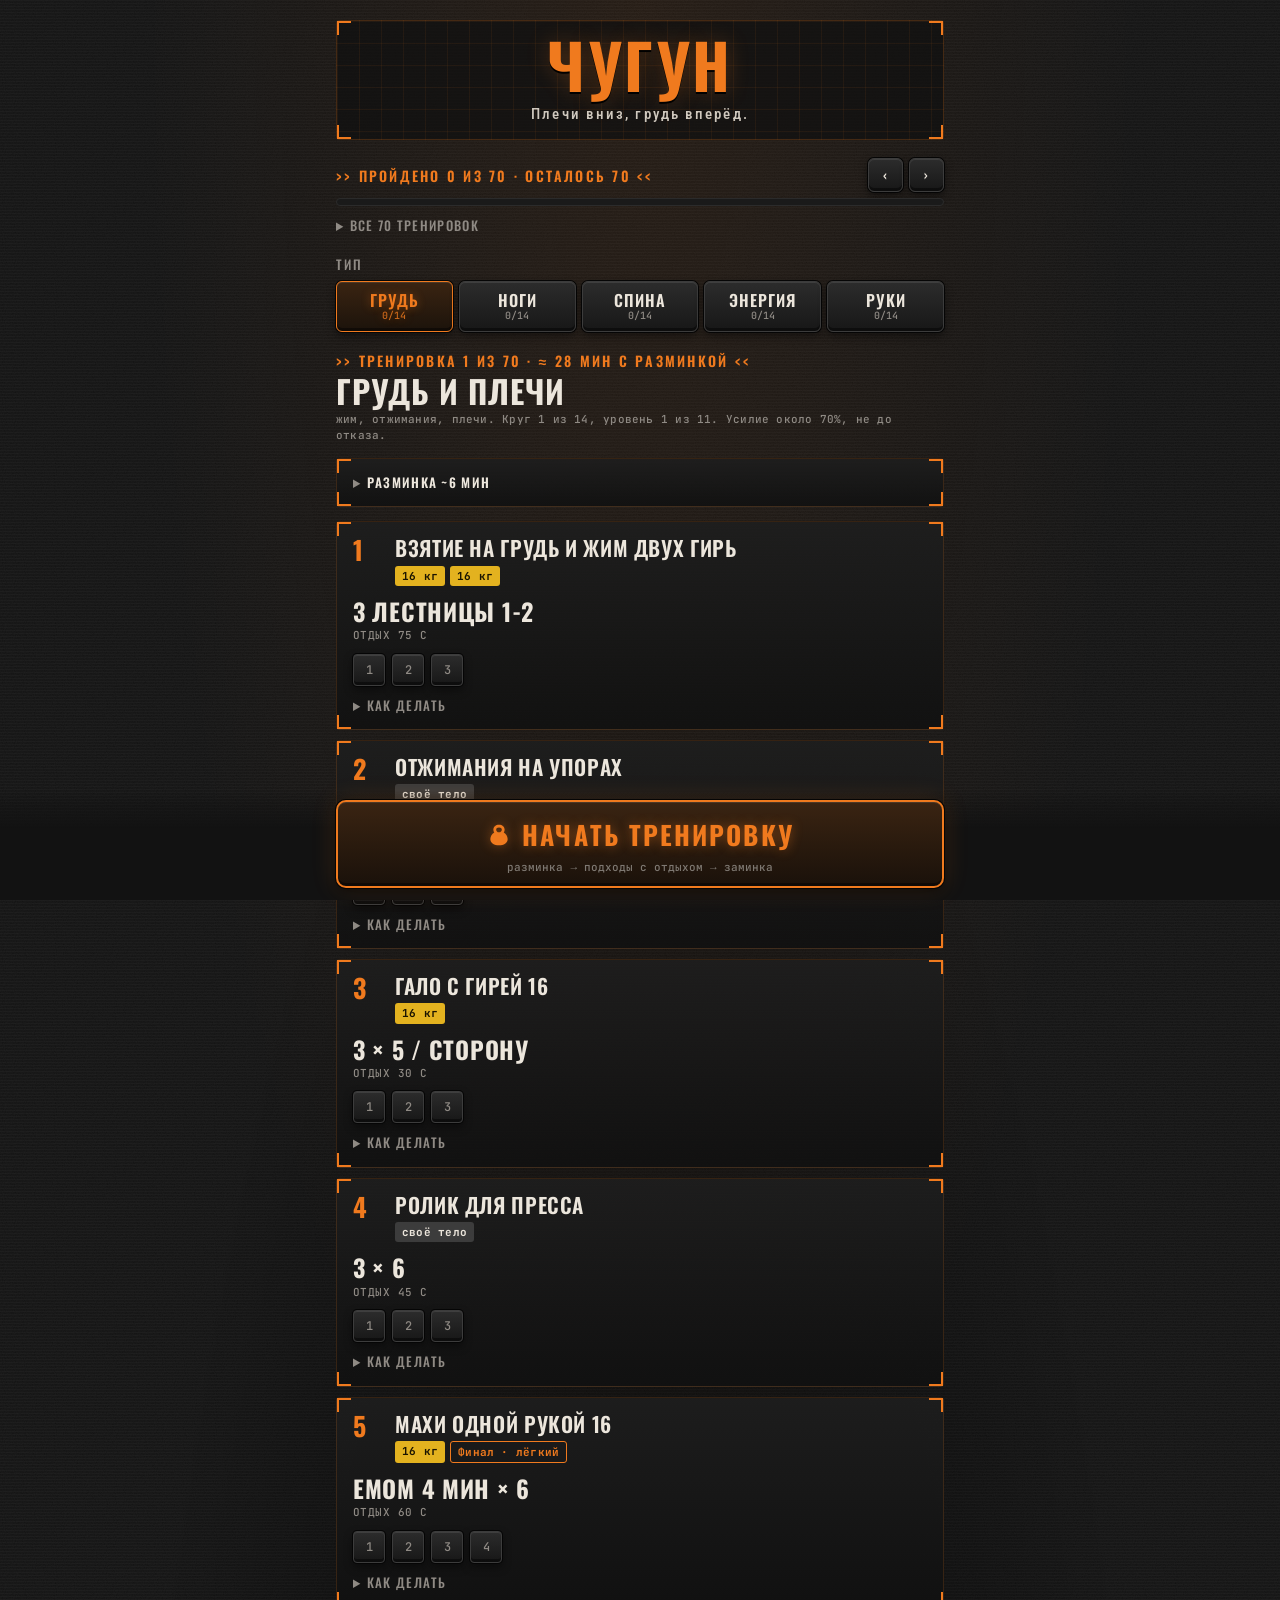
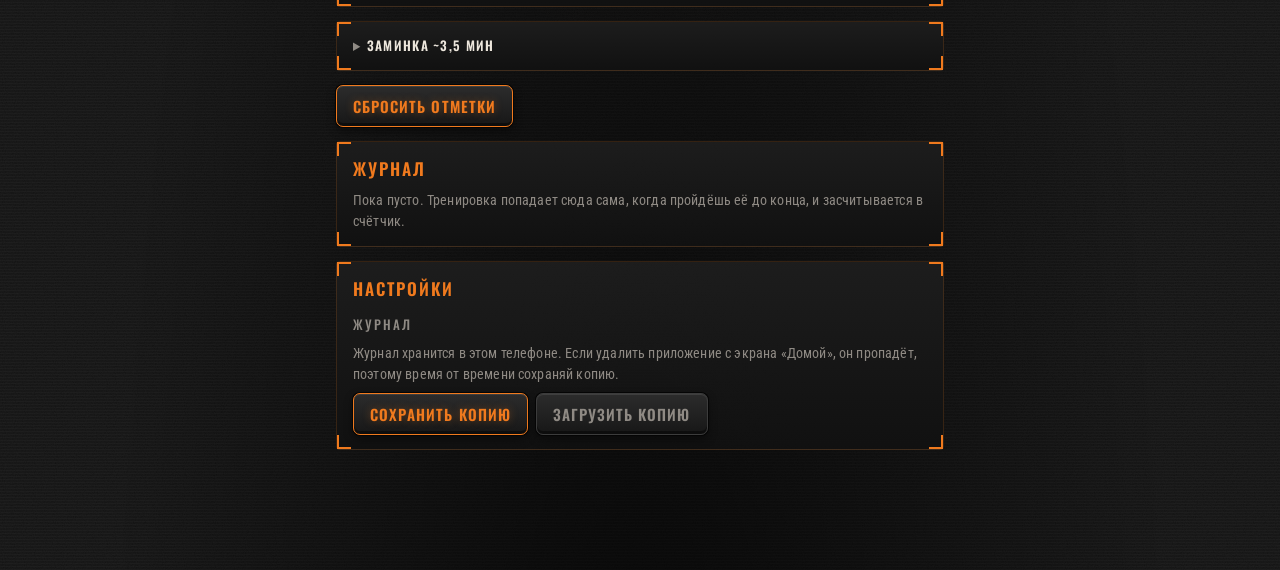
<file: index.html>
<!doctype html>
<html lang="ru">
<head>
<meta charset="utf-8">
<meta name="viewport" content="width=device-width,initial-scale=1,viewport-fit=cover">
<title>Чугун</title>
<meta name="theme-color" content="#121212">
<meta name="apple-mobile-web-app-capable" content="yes">
<meta name="mobile-web-app-capable" content="yes">
<meta name="apple-mobile-web-app-status-bar-style" content="black-translucent">
<meta name="apple-mobile-web-app-title" content="Чугун">
<meta name="format-detection" content="telephone=no">
<link rel="manifest" href="manifest.webmanifest">
<link rel="apple-touch-icon" href="icons/apple-touch-icon.png">
<link rel="icon" type="image/png" href="icons/favicon-32.png">
<style>
:root{padding-top:env(safe-area-inset-top,0px);padding-bottom:env(safe-area-inset-bottom,0px)}
html,body{margin:0}body{-webkit-text-size-adjust:100%;-webkit-tap-highlight-color:transparent;overscroll-behavior-y:none}
img{max-width:100%}[hidden]{display:none!important}button,label.btn{touch-action:manipulation;-webkit-user-select:none;user-select:none}
</style>
</head>
<body>

<link rel="stylesheet" href="fonts.css">
<style>:root{--bg:#121212;--surface:#1A1A1A;--ink:#ECE6DC;--muted:#8F8A84;--line:#2B2B2B;--accent:#F07A1E;--accent-ink:#1A0E04;--soft:#101010;--steel:#3C3C3C;--k16:#E3B21F;--k16-ink:#1A1400;--k24:#3FA36B;--k24-ink:#06130B;--kbw:#3C3C3C;--kbw-ink:#ECE6DC;--warn:#FF4A1C;--rest:#A9BCCB;--f-display:"Oswald","Arial Narrow","Roboto Condensed",Impact,sans-serif;--f-body:"Roboto Condensed","Arial Narrow",system-ui,sans-serif;--f-mono:"JetBrains Mono",ui-monospace,Menlo,monospace;--cut:0px;--grid:linear-gradient(rgba(240,122,30,.07) 1px,transparent 1px) 0 0/22px 22px,linear-gradient(90deg,rgba(240,122,30,.07) 1px,transparent 1px) 0 0/22px 22px;--corners:linear-gradient(var(--accent),var(--accent)) left top/14px 2px no-repeat,linear-gradient(var(--accent),var(--accent)) left top/2px 14px no-repeat, linear-gradient(var(--accent),var(--accent)) right top/14px 2px no-repeat,linear-gradient(var(--accent),var(--accent)) right top/2px 14px no-repeat, linear-gradient(var(--accent),var(--accent)) left bottom/14px 2px no-repeat,linear-gradient(var(--accent),var(--accent)) left bottom/2px 14px no-repeat, linear-gradient(var(--accent),var(--accent)) right bottom/14px 2px no-repeat,linear-gradient(var(--accent),var(--accent)) right bottom/2px 14px no-repeat;--metal:linear-gradient(180deg,#2C2C2C,#171717);--bevel:inset 0 1px 0 rgba(255,255,255,.09),inset 0 -3px 0 rgba(0,0,0,.45),0 0 0 1px #050505,0 4px 10px rgba(0,0,0,.45);color-scheme:dark}*{box-sizing:border-box}body{color:var(--ink);font-family:var(--f-body);font-size:15px;line-height:1.5}.wrap{max-width:640px;margin:0 auto;padding-inline:16px;padding-block:20px 120px;display:grid;gap:18px}header h1{font-family:var(--f-display);font-weight:800;font-size:26px;line-height:1.1;margin:0;letter-spacing:-.01em;text-wrap:balance}header p{margin:6px 0 0;color:var(--muted);font-size:14px}.label{font-size:11px;letter-spacing:.08em;text-transform:uppercase;color:var(--muted);font-weight:600}.seg{display:flex;gap:6px;flex-wrap:wrap}.seg button{flex:1 1 0;min-width:0;border:1px solid var(--line);background:var(--surface);color:var(--ink);border-radius:10px;padding:8px 6px;font:inherit;font-size:13px;cursor:pointer;line-height:1.2}.seg button small{display:block;color:var(--muted);font-size:11px}.seg button[aria-pressed=true]{background:var(--accent);color:var(--accent-ink);border-color:var(--accent)}.seg button[aria-pressed=true] small{color:inherit;opacity:.8}button:focus-visible,summary:focus-visible{outline:2px solid var(--accent);outline-offset:2px}.dayhead{display:grid;gap:4px}.dayhead h2{font-family:var(--f-display);font-weight:600;font-size:20px;margin:0;text-wrap:balance}.dayhead .meta{color:var(--muted);font-size:13px}.block{background:var(--surface);border:1px solid var(--line);border-radius:14px;padding:14px 16px;display:grid;gap:8px}.block h3{margin:0;font-size:14px;font-weight:600}.block ul{margin:0;padding-left:18px;display:grid;gap:3px}.block li span{font-family:var(--f-mono);font-size:13px;color:var(--muted)}.list{display:grid;gap:10px}.ex{background:var(--surface);border:1px solid var(--line);border-radius:14px;padding:14px 16px;display:grid;gap:10px}.ex.done{border-color:var(--accent)}.ex-top{display:grid;grid-template-columns:28px 1fr;gap:10px;align-items:start}.idx{font-family:var(--f-mono);font-weight:700;color:var(--accent);font-size:15px;padding-top:1px}.ex-name{font-weight:600;font-size:16px;line-height:1.3;min-width:0}.chips{display:flex;gap:5px;flex-wrap:wrap;margin-top:6px}.chip{font-family:var(--f-mono);font-size:11px;font-weight:700;padding:2px 7px;border-radius:999px}.k16{background:var(--k16);color:var(--k16-ink)}.k24{background:var(--k24);color:var(--k24-ink)}.kbw{background:var(--kbw);color:var(--kbw-ink)}.knee{background:transparent;border:1px solid var(--warn);color:var(--warn);font-family:var(--f-body);font-weight:600}.rx{font-family:var(--f-mono);font-weight:700;font-size:18px;font-variant-numeric:tabular-nums;line-height:1.3}.rest{font-size:13px;color:var(--muted)}.dots{display:flex;gap:7px;flex-wrap:wrap}.dot{width:28px;height:28px;border-radius:50%;border:2px solid var(--line);background:transparent;cursor:pointer;padding:0;font-family:var(--f-mono);font-size:11px;color:var(--muted)}.dot.on{background:var(--accent);border-color:var(--accent);color:var(--accent-ink)}.btn{border:1px solid var(--accent);background:transparent;color:var(--accent);border-radius:10px;padding:8px 13px;font:inherit;font-size:14px;font-weight:600;cursor:pointer}.btn.solid{background:var(--accent);color:var(--accent-ink)}.btn.ghost{border-color:var(--line);color:var(--muted)}details{font-size:14px}summary{cursor:pointer;color:var(--muted);font-size:13px}.howbox{display:grid;grid-template-columns:120px 1fr;gap:12px;align-items:start;margin-top:8px}@media (max-width:380px){.howbox{grid-template-columns:96px 1fr}}.howbox ol{margin:0;padding-left:18px;display:grid;gap:4px}.howbox p{margin:6px 0 0}.sw{color:var(--warn)}.fig{width:100%;height:auto;display:block;background:var(--soft);border-radius:10px}.fg-ground{stroke:var(--line);stroke-width:1.2}.fg-bar{stroke:var(--muted);stroke-width:3;stroke-linecap:round}.fg-prop{fill:var(--surface);stroke:var(--line);stroke-width:1.2}.fg-near{stroke:var(--ink);stroke-width:3.4;fill:none;stroke-linecap:round;stroke-linejoin:round}.fg-far{stroke:var(--muted);stroke-width:3;fill:none;stroke-linecap:round;stroke-linejoin:round;opacity:.65}.fg-head{fill:var(--soft);stroke:var(--ink);stroke-width:3}.fg-handle{fill:none;stroke:var(--ink);stroke-width:1.6}.fg-roll{fill:var(--muted)}.fg-ring{fill:none;stroke:var(--muted);stroke-dasharray:3 3;stroke-width:1}.foot{display:flex;gap:8px;flex-wrap:wrap}.hist{font-size:13px;color:var(--muted);display:grid;gap:2px}.hist b{color:var(--ink);font-weight:500}.rules{display:grid;gap:10px}.rules p{margin:0}table{border-collapse:collapse;width:100%;font-size:14px}td,th{border-bottom:1px solid var(--line);padding:7px 6px;text-align:left;vertical-align:top}th{font-size:11px;letter-spacing:.06em;text-transform:uppercase;color:var(--muted);font-weight:600}.tw{overflow-x:auto}.startbar{position:fixed;left:0;right:0;bottom:0;padding:10px 16px calc(12px + env(safe-area-inset-bottom,0px));background:linear-gradient(transparent,var(--bg) 30%);z-index:4}.startbar button{display:block;width:100%;max-width:608px;margin:0 auto;border:0;border-radius:14px;background:var(--accent);color:var(--accent-ink);font:inherit;font-weight:600;font-size:17px;padding:15px 16px;cursor:pointer}.startbar small{display:block;font-weight:400;font-size:12px;opacity:.85}.run{position:fixed;top:0;right:0;bottom:0;left:0;background:var(--bg);z-index:10;display:grid;grid-template-rows:auto 1fr auto;padding-top:env(safe-area-inset-top,0px)}.run-top{padding:10px 16px 0;display:grid;gap:8px;max-width:640px;width:100%;margin:0 auto}.run-row{display:flex;justify-content:space-between;align-items:center;gap:10px}.stage{font-size:12px;letter-spacing:.08em;text-transform:uppercase;font-weight:600;color:var(--muted)}.prog{height:4px;background:var(--line);border-radius:4px;overflow:hidden}.prog i{display:block;height:100%;background:var(--accent);width:0}.run-mid{overflow-y:auto;padding:12px 16px;max-width:640px;width:100%;margin:0 auto;display:grid;gap:12px;align-content:start}.run-fig{width:min(100%,280px);max-height:30vh;margin:0 auto;display:block;aspect-ratio:120/140;background:var(--soft);border-radius:14px}.run h2{font-family:var(--f-display);font-weight:600;font-size:21px;line-height:1.2;margin:0;text-wrap:balance}.per{font-family:var(--f-mono);font-weight:700;font-size:19px;line-height:1.3}.run ol{margin:0;padding-left:20px;display:grid;gap:5px;font-size:15px}.nextup{font-size:14px;color:var(--muted)}.run-bot{border-top:1px solid var(--line);background:var(--surface);padding:12px 16px calc(14px + env(safe-area-inset-bottom,0px))}.run-bot-in{max-width:640px;margin:0 auto;display:grid;gap:10px}.bigclock{font-family:var(--f-mono);font-weight:700;font-size:56px;line-height:1;text-align:center;font-variant-numeric:tabular-nums}.bigclock.rest{color:var(--rest)}.cl-sub{text-align:center;font-size:12px;color:var(--muted);margin-top:-4px}.rbtns{display:flex;gap:8px}.rbtns button{flex:1;min-width:0;border-radius:12px;padding:14px 10px;font:inherit;font-weight:600;font-size:16px;cursor:pointer;border:1px solid var(--line);background:var(--surface);color:var(--ink)}.rbtns button.main{flex:2;background:var(--accent);border-color:var(--accent);color:var(--accent-ink)}.rbtns button.restc{background:var(--rest);border-color:var(--rest);color:var(--surface)}.xbtn{border:1px solid var(--line);background:var(--surface);color:var(--ink);border-radius:10px;padding:6px 12px;font:inherit;font-size:13px;cursor:pointer}.chip.finc{background:transparent;border:1px solid var(--accent);color:var(--accent)}.inp{flex:1 1 180px;min-width:0;background:#0f0f0f;border:1px solid var(--steel);border-radius:6px;color:var(--ink);font:inherit;font-family:var(--f-mono);font-size:14px;padding:9px 10px}.inp:focus{outline:1px solid var(--accent)}.install{display:block;margin-top:10px;font-family:var(--f-mono);font-size:12px;color:var(--ink);border:1px dashed rgba(240,122,30,.5);padding:8px 10px;border-radius:4px}.note{margin-top:6px;font-family:var(--f-display);font-weight:500;font-size:13px;text-transform:uppercase;letter-spacing:.05em;color:var(--k16)}.pausebox{background:var(--surface);border:1px solid var(--line);border-radius:14px;padding:14px;display:grid;gap:10px}.row-w{display:flex;justify-content:space-between;align-items:center;gap:10px}.jr{border-top:1px solid var(--line);padding-top:10px}.jr summary{color:var(--ink);font-size:14px;display:flex;gap:8px;align-items:center;flex-wrap:wrap}.sc{font-family:var(--f-mono);font-weight:700;font-size:12px;padding:2px 8px;border-radius:999px;background:var(--accent);color:var(--accent-ink)}.sc.mid{background:var(--k16);color:var(--k16-ink)}.sc.low{background:var(--warn);color:var(--surface)}.report{display:grid;gap:10px;margin-top:10px}.rhead{display:flex;gap:12px;align-items:center}.rscore{font-family:var(--f-display);font-weight:800;font-size:30px;line-height:1;color:var(--accent);white-space:nowrap}.rscore small{font-size:14px;color:var(--muted)}.mgrid{display:grid;grid-template-columns:repeat(auto-fill,minmax(96px,1fr));gap:6px}.mgrid div{background:var(--soft);border-radius:10px;padding:7px 9px;min-width:0}.mgrid b{display:block;font-family:var(--f-mono);font-size:16px;font-variant-numeric:tabular-nums}.mgrid span{font-size:11px;color:var(--muted)}.report h4{margin:0;font-size:12px;letter-spacing:.06em;text-transform:uppercase;color:var(--muted)}.report ul{margin:0;padding-left:18px;display:grid;gap:3px}.report p{margin:0}.up{display:flex;gap:8px;flex-wrap:wrap;align-items:center;margin-top:10px}.upl{display:inline-block}.thumbs{display:flex;gap:6px;flex-wrap:wrap}.thumbs img{width:54px;height:96px;object-fit:cover;border-radius:6px;border:1px solid var(--line)}html,body{background:var(--bg)}body{background-color:var(--bg);background-image:radial-gradient(ellipse at 50% 0%,rgba(240,122,30,.08),transparent 55%),radial-gradient(ellipse at 50% 120%,rgba(0,0,0,.7),transparent 60%),repeating-linear-gradient(0deg,rgba(255,255,255,.018) 0 1px,transparent 1px 3px),url("data:image/svg+xml,%3Csvg xmlns='http://www.w3.org/2000/svg' width='160' height='160'%3E%3Cfilter id='n'%3E%3CfeTurbulence type='fractalNoise' baseFrequency='.9' numOctaves='2' stitchTiles='stitch'/%3E%3CfeColorMatrix values='0 0 0 0 1  0 0 0 0 1  0 0 0 0 1  0 0 0 .05 0'/%3E%3C/filter%3E%3Crect width='100%25' height='100%25' filter='url(%23n)'/%3E%3C/svg%3E");font-size:16px;letter-spacing:.01em}header{background:var(--corners),var(--grid),#101010bf;border:1px solid rgba(240,122,30,.22);border-radius:4px;padding:16px 16px 14px;text-align:center}header h1{font-family:var(--f-display);font-weight:700;font-size:62px;line-height:.9;text-transform:uppercase;letter-spacing:.04em;color:var(--accent);text-shadow:0 2px 0 #000,0 0 22px rgba(240,122,30,.28)}.slogan{color:#cfc8be!important;font-size:15px!important;font-weight:500!important;letter-spacing:.14em!important;margin-top:10px!important}.label{font-family:var(--f-display);font-weight:500;font-size:13px;letter-spacing:.16em;color:var(--muted);text-transform:uppercase}#weeklbl,.dayhead .label{color:var(--accent);font-weight:600;font-size:14px}#weeklbl:before,.dayhead .label:before{content:">> "}#weeklbl:after,.dayhead .label:after{content:" <<"}.seg button,.btn,.xbtn,.rbtns button,.startbar button,.dot{clip-path:none}.seg button{background:var(--metal);border:1px solid var(--steel);border-radius:6px;box-shadow:var(--bevel);color:var(--ink);font-family:var(--f-display);font-weight:600;font-size:16px;text-transform:uppercase;letter-spacing:.06em;padding:9px 6px}.seg button small{font-family:var(--f-mono);font-weight:500;text-transform:none;letter-spacing:0;font-size:10px;color:var(--muted)}.seg button[aria-pressed=true]{background:linear-gradient(180deg,#3a2412,#1c130b);border-color:var(--accent);color:var(--accent);text-shadow:0 0 10px rgba(240,122,30,.45)}.seg button[aria-pressed=true] small{color:var(--accent);opacity:.8}.dayhead h2{font-family:var(--f-display);font-weight:700;font-size:32px;line-height:1;text-transform:uppercase;letter-spacing:.03em}.dayhead .meta{font-family:var(--f-mono);font-size:11px;letter-spacing:.02em;color:var(--muted)}.block,.ex{background:var(--corners),linear-gradient(180deg,#1e1e1eeb,#111111eb);border:1px solid rgba(240,122,30,.16);border-radius:4px;clip-path:none}.ex.done{border-color:#f07a1e8c}.block h3{font-family:var(--f-display);font-weight:600;font-size:17px;text-transform:uppercase;letter-spacing:.12em;color:var(--accent)}.idx{font-family:var(--f-display);font-weight:700;font-size:26px;line-height:1;color:var(--accent)}.ex-top{grid-template-columns:32px 1fr}.ex-name{font-family:var(--f-display);font-weight:600;font-size:21px;line-height:1.1;text-transform:uppercase;letter-spacing:.03em}.rx{font-family:var(--f-display);font-weight:700;font-size:24px;letter-spacing:.03em;text-transform:uppercase;font-variant-numeric:tabular-nums;color:var(--ink)}.rest{font-family:var(--f-mono);font-weight:500;text-transform:uppercase;letter-spacing:.04em;font-size:11px;color:var(--muted)}.chip{border-radius:3px;font-family:var(--f-mono);font-weight:700;font-size:11px;letter-spacing:.02em;padding:2px 7px}.chip.finc{border-color:var(--accent);color:var(--accent)}.dot{width:32px;height:32px;border-radius:4px;border:1px solid var(--steel);background:var(--metal);box-shadow:var(--bevel);font-family:var(--f-mono);font-size:12px;color:var(--muted)}.dot.on{background:linear-gradient(180deg,#ff8e35,#c95c0e);border-color:var(--accent);color:var(--accent-ink)}.btn{background:var(--metal);border:1.5px solid var(--accent);border-radius:7px;box-shadow:var(--bevel);color:var(--accent);font-family:var(--f-display);font-weight:600;text-transform:uppercase;letter-spacing:.07em;font-size:15px;padding:9px 16px;text-shadow:0 0 8px rgba(240,122,30,.35)}.btn.solid{background:linear-gradient(180deg,#3a2412,#1c130b);border-color:var(--accent);color:var(--accent)}.btn.ghost{border-color:var(--steel);color:var(--muted);text-shadow:none}.xbtn{background:var(--metal);border:1px solid var(--steel);border-radius:6px;box-shadow:var(--bevel);color:var(--ink);font-family:var(--f-display);font-weight:600;text-transform:uppercase;letter-spacing:.06em;padding:6px 14px}summary{font-family:var(--f-display);font-weight:500;text-transform:uppercase;letter-spacing:.1em;font-size:13px;color:var(--muted)}summary b{font-weight:600}.fig{background:var(--grid),#0e0e0e;border:1px solid rgba(240,122,30,.22);border-radius:3px}.fg-near{stroke:#e9e3d8}.fg-head{fill:#0e0e0e;stroke:#e9e3d8}.fg-handle{stroke:#e9e3d8}.fg-ground{stroke:#f07a1e8c}.fg-bar{stroke:#8a8580}.fg-prop{fill:#202020;stroke:#f07a1e73}.fg-roll{fill:#8a8580}.startbar{background:linear-gradient(transparent,var(--bg) 35%)}.startbar button{background:linear-gradient(180deg,#3a2412,#1a110a);border:2px solid var(--accent);border-radius:10px;box-shadow:var(--bevel),0 0 24px #f07a1e2e;color:var(--accent);font-family:var(--f-display);font-weight:700;font-size:26px;text-transform:uppercase;letter-spacing:.08em;padding:13px 16px 11px;text-shadow:0 0 12px rgba(240,122,30,.45)}.startbar .gt{display:inline-flex;align-items:center;justify-content:center;gap:10px}.kbi{width:26px;height:26px;flex:none;filter:drop-shadow(0 0 6px rgba(240,122,30,.4))}.startbar small{font-family:var(--f-mono);font-weight:500;text-transform:none;letter-spacing:0;font-size:11px;margin-top:3px;color:var(--muted);text-shadow:none}th{font-family:var(--f-display);font-weight:500}.jr{border-top:1px dashed rgba(240,122,30,.25)}.jr summary{font-family:var(--f-display);text-transform:uppercase;font-size:14px;color:var(--ink)}.sc{border-radius:3px;font-family:var(--f-mono);font-size:12px;padding:1px 7px;background:transparent;border:1px solid var(--accent);color:var(--accent)}.sc.mid{border-color:var(--k16);color:var(--k16);background:transparent}.sc.low{border-color:var(--warn);color:var(--warn);background:transparent}.rscore{font-family:var(--f-display);font-weight:700;font-size:46px;color:var(--accent);text-shadow:0 0 18px rgba(240,122,30,.3)}.mgrid div{background:var(--corners),#101010;border:1px solid var(--line);border-radius:3px;--accent:rgba(240,122,30,.7)}.mgrid b{font-family:var(--f-display);font-weight:700;font-size:22px}.mgrid span{font-family:var(--f-mono);font-size:10px}.report h4{font-family:var(--f-display);font-weight:600;color:var(--accent);letter-spacing:.12em}.thumbs img{border-radius:3px;border-color:#f07a1e4d}.note{color:var(--k16)}.run{background-color:var(--bg);background-image:inherit}.stage{font-family:var(--f-display);font-weight:600;font-size:15px;letter-spacing:.14em;color:var(--accent)}.stage:before{content:">> "}.stage:after{content:" <<"}.stage.rest{color:var(--rest)}.prog{height:6px;border-radius:2px;background:#262626;box-shadow:inset 0 1px 2px #000}.prog i{background:repeating-linear-gradient(-45deg,var(--accent) 0 6px,#C95C0E 6px 12px)}.run-fig{background:var(--corners),var(--grid),#0e0e0e;border:1px solid rgba(240,122,30,.22);border-radius:3px}.run h2{font-family:var(--f-display);font-weight:700;font-size:30px;line-height:1;text-transform:uppercase;letter-spacing:.03em}.per{font-family:var(--f-display);font-weight:600;font-size:21px;letter-spacing:.03em;color:var(--accent)}.run ol{font-size:16px}.run-bot{background:linear-gradient(180deg,#1c1c1c,#0f0f0f);border-top:1px solid var(--accent);box-shadow:0 -8px 24px #00000080}.bigclock{font-family:var(--f-display);font-weight:700;font-size:86px;line-height:.9;letter-spacing:.04em;text-shadow:0 0 26px rgba(240,122,30,.25)}.bigclock.work{color:var(--accent)}.bigclock.rest{color:var(--rest);text-shadow:none}.bigclock.hot{color:var(--warn)}.cl-sub{font-family:var(--f-mono);text-transform:uppercase;letter-spacing:.06em;font-size:11px}.rbtns button{background:var(--metal);border:1.5px solid var(--steel);border-radius:8px;box-shadow:var(--bevel);color:var(--ink);font-family:var(--f-display);font-weight:600;font-size:18px;text-transform:uppercase;letter-spacing:.07em}.rbtns button.main{background:linear-gradient(180deg,#3a2412,#1a110a);border:2px solid var(--accent);color:var(--accent);font-size:22px;text-shadow:0 0 12px rgba(240,122,30,.45)}.rbtns button.restc{background:linear-gradient(180deg,#26313a,#151b20);border:2px solid var(--rest);color:var(--rest);text-shadow:none}.pausebox{background:var(--corners),#161616;border:1px solid rgba(240,122,30,.3);border-radius:4px}.fg-body path,.fg-body circle{fill:#f07a1e14;stroke:var(--accent);stroke-width:.7;stroke-linejoin:round}.fg-farg path,.fg-farg circle{fill:#f07a1e08;stroke:var(--accent);stroke-opacity:.38;stroke-width:.6;stroke-linejoin:round}.fg-det path{fill:none;stroke:var(--accent);stroke-opacity:.5;stroke-width:.45;stroke-linecap:round}.fg-det circle{fill:none;stroke:var(--accent);stroke-width:.45;stroke-opacity:.6}.fg-joint circle{fill:#0e0e0e;stroke:var(--ink);stroke-width:.4}.fg-arc{fill:none;stroke:var(--ink);stroke-width:.45}.fg-txt{font-family:var(--f-mono);font-size:3.3px;fill:var(--ink);fill-opacity:.85;letter-spacing:.02em}.fg-guide{stroke:var(--ink);stroke-opacity:.5;stroke-width:.4;stroke-dasharray:1.5 1.5}.fg-ghost path{fill:none;stroke:var(--accent);stroke-opacity:.14;stroke-width:1.8;stroke-linecap:round;stroke-linejoin:round}.fg-kbh{fill:none;stroke:#bdb6ac;stroke-width:1.5;stroke-linecap:round}.fg-kbb{stroke:#0e0e0e;stroke-width:.5}.fg-kbhl{fill:none;stroke:#fff;stroke-opacity:.35;stroke-width:.7;stroke-linecap:round}.fg-kbt{font-family:var(--f-mono);font-size:3.6px;font-weight:700;fill:#111;text-anchor:middle}.fg-tick{stroke:var(--accent);stroke-opacity:.5;stroke-width:.4;fill:none}.fg-ground{stroke-width:.6!important}.fg-bar{stroke-width:2}.fg-prop{stroke-width:.5!important}.fg-roll{fill:#1c1c1c;stroke:var(--accent);stroke-width:.6}.fg-ring{fill:none;stroke:var(--ink);stroke-opacity:.4;stroke-dasharray:2 2;stroke-width:.4}@media (prefers-reduced-motion:no-preference){.prog i{transition:width .4s}}.pbar{height:8px;border-radius:4px;background:var(--surface);border:1px solid var(--line);overflow:hidden}.pbar i{display:block;height:100%;background:var(--accent)}.pgrid summary{cursor:pointer;color:var(--muted);font-size:13px;padding:2px 0}.g5{display:grid;grid-template-columns:repeat(5,1fr);gap:4px;margin-top:6px}.g5 .gh{font-size:10px;color:var(--muted);text-align:center;font-family:var(--f-mono)}.g5 button{padding:6px 0;border:1px solid var(--line);background:var(--surface);color:var(--muted);border-radius:6px;font:inherit;font-size:12px;cursor:pointer}.g5 button.gd{background:#3a2412;color:var(--accent);border-color:var(--accent)}.g5 button.lt{border-style:dashed}.g5 button.cur{outline:2px solid var(--ink)}.rbtns button[aria-pressed=true]{border-color:var(--accent);color:var(--accent)}
</style>

<div class="wrap">
  <header>
    <h1>Чугун</h1>
    <p class="slogan" id="slogan">Сила сзади. Колени целы.</p>
    <p class="install" id="install" hidden>Установить как приложение: «Поделиться» → «На экран „Домой“»</p>
  </header>
  <section style="display:grid;gap:6px">
    <div class="row-w"><div class="label" id="weeklbl">Неделя</div><div style="display:flex;gap:6px"><button class="xbtn" data-w="-1" aria-label="Предыдущая тренировка">‹</button><button class="xbtn" data-w="1" aria-label="Следующая тренировка">›</button></div></div>
    <div id="phases" style="display:grid;gap:8px"></div>
  </section>
  <section style="display:grid;gap:6px">
    <div class="label">Тип</div>
    <div class="seg" id="days"></div>
  </section>
  <main id="view" style="display:grid;gap:14px"></main>
</div>
<div class="startbar" id="startbar"></div>
<div class="run" id="run" hidden></div>

<script>
const FIGLEN={T:30,HD:10,TH:26,SH:27,UA:17,FA:16},RAD=Math.PI/180;function dn(t){return[Math.sin(t*RAD),Math.cos(t*RAD)]}function up(t){return[Math.sin(t*RAD),-Math.cos(t*RAD)]}function add(t,e,s){return[t[0]+e[0]*s,t[1]+e[1]*s]}function ik(t,e,s,n,o){const r=e[0]-t[0],a=e[1]-t[1];let i=Math.hypot(r,a);const c=s+n-.01;i>c&&(i=c);const l=Math.atan2(a,r),w=Math.acos(Math.max(-1,Math.min(1,(s*s+i*i-n*n)/(2*s*i)))),m=l+o*w,b=[t[0]+s*Math.cos(m),t[1]+s*Math.sin(m)],u=Math.min(1,(s+n)/Math.hypot(r,a));return[b,[t[0]+r*u,t[1]+a*u]]}function solve(t,e){const s=FIGLEN,n=[0,0],o=up(t.t),r=add(n,o,s.T),a=up(t.t+(t.hd||0)),i=add(r,a,s.HD),c=[Math.cos(t.t*RAD),Math.sin(t.t*RAD)];let l=add(r,o,-(t.sh||0)),w=l,m=n,b=n;e&&(l=add(l,c,7),w=add(w,c,-7),m=add(n,c,4),b=add(n,c,-4));const u=t.a2??t.a,p=t.b2??t.b,g=t.u2??t.u,M=t.v2??t.v,x=add(m,dn(t.a),s.TH),h=add(x,dn(t.b),s.SH),f=add(b,dn(u),s.TH),v=add(f,dn(p),s.SH);let y=add(l,dn(t.u),s.UA),k=add(y,dn(t.v),s.FA),A=add(w,dn(g),s.UA),E=add(A,dn(M),s.FA);return{H:n,S:r,Hd:i,R1:l,R2:w,H1:m,H2:b,K:x,F:h,K2:f,F2:v,E:y,W:k,E2:A,W2:E,b:t.b,b2:p,v:t.v,v2:M}}const AN={f:"F",f2:"F2",h:"H",w:"W",w2:"W2",k:"K",k2:"K2",s:"S"};function place(t,e){const n=solve(t,e)[AN[t.an||"f"]],o=t.at||[60,112];return[o[0]-n[0],o[1]-n[1]]}const KEYS=["t","a","b","u","v","a2","b2","u2","v2","sh","hd","c","orb"];function lerpPose(t,e,s,n){const o={...t};for(const a of KEYS){const i=t[a],c=e[a];if(i===void 0&&c===void 0)continue;const l=i??(a.endsWith("2")?t[a[0]]:0),w=c??(a.endsWith("2")?e[a[0]]:0);o[a]=l+(w-l)*s}if(!((t.an||"f")===(e.an||"f")&&JSON.stringify(t.at||[60,112])===JSON.stringify(e.at||[60,112]))){const a=place(t,n),i=place(e,n);o.an="h",o.at=[a[0]+(i[0]-a[0])*s,a[1]+(i[1]-a[1])*s]}return o.props=s<.5?t.props:e.props,o.kb=s<.5?t.kb:e.kb,o.ik=s<.5?t.ik:e.ik,o}function pt(t){return t[0].toFixed(1)+","+t[1].toFixed(1)}function drawFig(t,e){const s=t.view==="front",n=solve(e,s),o=place(e,s),r={};for(const h in n)Array.isArray(n[h])&&n[h].length===2&&typeof n[h][0]=="number"&&(r[h]=[n[h][0]+o[0],n[h][1]+o[1]]);const a={...t.props||{},...e.props||{}},i=t.w===24?"var(--k24)":"var(--k16)";let c=null,l=null,w="";if(e.kb==="hip"&&(c=add(r.H,[0,-1],8)),e.kb==="orbit"){const h=add(r.Hd,[0,0],0);w=`<circle cx="${h[0].toFixed(1)}" cy="${h[1].toFixed(1)}" r="15" class="fg-ring"/>`,c=[h[0]+15*Math.cos(e.orb*RAD),h[1]+15*Math.sin(e.orb*RAD)]}if(e.ik&&c){const h=ik(r.R1,c,FIGLEN.UA,FIGLEN.FA,e.ik);r.E=h[0],r.W=h[1];const f=ik(r.R2,c,FIGLEN.UA,FIGLEN.FA,-e.ik);r.E2=f[0],r.W2=f[1]}const m=h=>dn(h);(e.kb==="w"||e.kb==="ww")&&(c=add(r.W,m(n.v),7)),e.kb==="w2"&&(c=add(r.W2,m(n.v2),7)),e.kb==="ww"&&(l=add(r.W2,m(n.v2),7));const b=(h,f,v)=>`<line x1="${h[0].toFixed(1)}" y1="${h[1].toFixed(1)}" x2="${f[0].toFixed(1)}" y2="${f[1].toFixed(1)}" class="${v}"/>`,u=(h,f)=>`<polyline points="${h.map(pt).join(" ")}" class="${f}"/>`;let p="";if(a.ground!==!1&&(p+='<line x1="0" y1="112.5" x2="120" y2="112.5" class="fg-ground"/>'),a.bar&&(p+='<line x1="20" y1="0" x2="100" y2="0" class="fg-bar"/>'),a.wall!==void 0&&(p+=`<line x1="${a.wall}" y1="8" x2="${a.wall}" y2="112" class="fg-bar"/>`),a.bench&&(p+=`<rect x="${a.bench[0]}" y="${a.bench[1]}" width="${a.bench[2]}" height="${112-a.bench[1]}" rx="2" class="fg-prop"/>`),a.block){const h=r[a.block];p+=`<rect x="${(h[0]-8).toFixed(1)}" y="${(h[1]+1).toFixed(1)}" width="16" height="${Math.max(0,111-h[1]).toFixed(1)}" rx="2" class="fg-prop"/>`}p+=w,p+=u([r.H2||r.H,r.K2,r.F2],"fg-far"),p+=b(r.F2,add(r.F2,[Math.cos(n.b2*RAD),-Math.sin(n.b2*RAD)],6),"fg-far"),p+=u([r.R2,r.E2,r.W2],"fg-far"),l&&(p+=bellSvg(l,i,-2));const g=[(r.H[0]+r.S[0])/2,(r.H[1]+r.S[1])/2],M=[Math.cos(e.t*RAD),Math.sin(e.t*RAD)],x=add(g,M,(e.c||0)*2);return p+=`<path d="M${pt(r.H)} Q${pt(x)} ${pt(r.S)}" class="fg-near"/>`,p+=`<circle cx="${r.Hd[0].toFixed(1)}" cy="${r.Hd[1].toFixed(1)}" r="6" class="fg-head"/>`,p+=u([r.H1||r.H,r.K,r.F],"fg-near"),p+=b(r.F,add(r.F,[Math.cos(n.b*RAD),-Math.sin(n.b*RAD)],6),"fg-near"),a.handles&&(p+=`<rect x="${(r.W[0]-5).toFixed(1)}" y="${r.W[1].toFixed(1)}" width="10" height="${Math.max(2,112-r.W[1]).toFixed(1)}" rx="1.5" class="fg-prop"/>`),a.roller&&(p+=`<circle cx="${r.W[0].toFixed(1)}" cy="${(r.W[1]+1).toFixed(1)}" r="5" class="fg-roll"/>`),c&&(p+=bellSvg(c,i,0)),p+=u([r.R1,r.E,r.W],"fg-near"),p}function bellSvg(t,e,s){return`<g transform="translate(${(t[0]+s).toFixed(1)},${t[1].toFixed(1)})"><path d="M-3.2,-4.2 Q0,-8.5 3.2,-4.2" class="fg-handle"/><circle r="5.2" fill="${e}" class="fg-bell"/></g>`}function ease(t){return .5-.5*Math.cos(Math.PI*t)}function poseAt(t,e){const s=t.frames;let n=0;const o=s.map(m=>{const b=(m.hold??250)+(m.ms??700);return n+=b,b});let r=e%n,a=0;for(;r>o[a];)r-=o[a],a++;const i=s[a],c=s[(a+1)%s.length],l=i.hold??250;if(r<=l||c.cut)return i;const w=ease((r-l)/(i.ms??700));return lerpPose(i,c,w,t.view==="front")}typeof module<"u"&&(module.exports={drawFig,poseAt,lerpPose});const MEAS={rdl:["hip","toe"],rdl16:["hip","toe"],swing:["hip","toe"],swing16:["hip","toe"],swing1:["hip","toe"],snatch:["hip"],cleanpress:["hip"],goblet:["knee","toe"],frontsq:["knee","toe"],lunge:["knee","toe"],wallsit:["knee"],slrdl:["hip"],row:["hip"],bridge24:["hip"],bridge:["hip"],pushup:["line"],boom:["line"],pushroll:["line"],roller:["line"],sideplank:["line"],pullup:["elbow"],ladder:["elbow"],kneeraise:["hip"],ltuck:["hip"],hamstr:["hip"],rackhold:["plumb"],complex:["hip"],hollow:[],windmill:[],tgu:[],halo:[],bodycircle:[],arms16:[],uprow:[],wristrot:[],conccurl:[],fingerhold:[],ohhold:[],kneesq:[],kneeup:[],flip:[],goodm:[],pendulum:[],scissors:[],renrow:[],figure8:[],hipflex:["knee"],catcow:[],scap:[],hang:[],child:[],wrist:[],chest:[],calf:[]},f1=t=>t.toFixed(2),P2=t=>f1(t[0])+","+f1(t[1]);function wprof(t,[e,s,n,o]){return t<o?e+(s-e)*Math.sin(t/o*Math.PI/2):s+(n-s)*(1-Math.cos((t-o)/(1-o)*Math.PI/2))}function segPath(t,e,s,n,o=9){const r=e[0]-t[0],a=e[1]-t[1],i=Math.hypot(r,a)||1,c=r/i,l=a/i,w=-l,m=c,b=[],u=[];for(let M=0;M<=o;M++){const x=M/o,h=t[0]+r*x,f=t[1]+a*x,v=wprof(x,s)/2,y=wprof(x,n)/2;b.push([h+w*v,f+m*v]),u.push([h-w*y,f-m*y])}const p=[e[0]+c*s[2]*.55,e[1]+l*s[2]*.55],g=[t[0]-c*s[0]*.55,t[1]-l*s[0]*.55];return{d:`M${P2(b[0])} L${b.slice(1).map(P2).join(" ")} Q${P2(p)} ${P2(u[o])} L${u.slice(0,o).reverse().map(P2).join(" ")} Q${P2(g)} ${P2(b[0])}Z`,inner:(M,x,h,f)=>{const v=[];for(let y=0;y<=6;y++){const k=x+(h-x)*y/6,A=t[0]+r*k,E=t[1]+a*k,S=(f>0?wprof(k,s):wprof(k,n))/2*M*f;v.push([A+w*S,E+m*S])}return`M${P2(v[0])} L${v.slice(1).map(P2).join(" ")}`}}}function torsoPath(t,e,s,n,o){const r=[(t[0]+e[0])/2,(t[1]+e[1])/2],a=[Math.cos(n*RAD),Math.sin(n*RAD)],i=[r[0]+a[0]*s*2,r[1]+a[1]*s*2],c=f=>[(1-f)*(1-f)*t[0]+2*(1-f)*f*i[0]+f*f*e[0],(1-f)*(1-f)*t[1]+2*(1-f)*f*i[1]+f*f*e[1]],l=f=>{const v=2*(1-f)*(i[0]-t[0])+2*f*(e[0]-i[0]),y=2*(1-f)*(i[1]-t[1])+2*f*(e[1]-i[1]),k=Math.hypot(v,y)||1;return[v/k,y/k]},w=o?[5.4,4.6,6.6,7.4]:[4.4,3.6,6.4,4.6],m=o?[5.4,4.6,6.6,7.4]:[5.6,4.2,4.6,4.4],b=(f,v)=>{const y=[0,.38,.78,1];for(let k=0;k<3;k++)if(v<=y[k+1]){const A=(v-y[k])/(y[k+1]-y[k]);return f[k]+(f[k+1]-f[k])*(.5-.5*Math.cos(Math.PI*A))}return f[3]},u=[],p=[],g=12;for(let f=0;f<=g;f++){const v=f/g,y=c(v),k=l(v),A=k[1],E=-k[0],S=A*a[0]+E*a[1]>=0?1:-1,W=b(w,v),d=b(m,v);u.push([y[0]+A*S*W,y[1]+E*S*W]),p.push([y[0]-A*S*d,y[1]-E*S*d])}const M=`M${P2(u[0])} L${u.slice(1).map(P2).join(" ")} L${p.slice().reverse().map(P2).join(" ")}Z`,x=[],h=(f,v)=>{const y=c(f),k=l(f),A=k[1],E=-k[0],S=A*a[0]+E*a[1]>=0?1:-1;return[y[0]+A*S*v,y[1]+E*S*v]};return o?(x.push(`M${P2(h(.86,0))} L${P2(h(.12,0))}`),x.push(`M${P2(h(.7,-5.4))} Q${P2(h(.8,0))} ${P2(h(.7,5.4))}`),[.22,.34,.46].forEach(f=>x.push(`M${P2(h(f,-2.4))} L${P2(h(f,2.4))}`))):(x.push(`M${P2(h(.6,3.4))} Q${P2(h(.7,6.2))} ${P2(h(.88,4.8))}`),[.18,.3,.42].forEach(f=>x.push(`M${P2(h(f,1))} L${P2(h(f,3.2))}`)),x.push(`M${P2(h(.5,-3))} Q${P2(h(.75,-3.6))} ${P2(h(.95,-2.4))}`)),{d:M,det:x.join(" ")}}function footPath(t,e){const s=dn(e),n=[Math.cos(e*RAD),-Math.sin(e*RAD)];return`M${[add(add(t,n,-2.4),s,1.4),add(add(t,n,7.6),s,1.4),add(add(t,n,6.8),s,-.8),add(add(t,n,2),s,-2.4),add(add(t,n,-1.8),s,-1.8)].map(P2).join(" L")}Z`}function bellPro(t,e,s){const n=e===24?6.1:5.3,o=e===24?"var(--k24)":"var(--k16)",r=t[0]+s,a=t[1];return`<g transform="translate(${f1(r)},${f1(a)})" class="fg-kb"><path d="M${-n*.62},${-n*.55} C${-n*.75},${-n-4.8} ${n*.75},${-n-4.8} ${n*.62},${-n*.55}" class="fg-kbh"/>
  <path d="M${-n*.55},${n*.88} A${n} ${n} 0 1 1 ${n*.55},${n*.88} Z" fill="${o}" class="fg-kbb"/><path d="M${-n*.6},${-n*.2} A${n*.75} ${n*.75} 0 0 1 ${-n*.05},${-n*.72}" class="fg-kbhl"/>
  <text x="0" y="${n*.42}" class="fg-kbt">${e}</text></g>`}function angArc(t,e,s,n){const o=Math.atan2(e[1]-t[1],e[0]-t[0]);let a=Math.atan2(s[1]-t[1],s[0]-t[0])-o;for(;a>Math.PI;)a-=2*Math.PI;for(;a<-Math.PI;)a+=2*Math.PI;const i=[t[0]+n*Math.cos(o),t[1]+n*Math.sin(o)],c=[t[0]+n*Math.cos(o+a),t[1]+n*Math.sin(o+a)],l=o+a/2,w=Math.round(Math.abs(a)/RAD),m=[t[0]+(n+4.6)*Math.cos(l),t[1]+(n+4.6)*Math.sin(l)+1.2];return`<path d="M${P2(i)} A${n} ${n} 0 0 ${a>0?1:0} ${P2(c)}" class="fg-arc"/><text x="${f1(m[0])}" y="${f1(m[1])}" class="fg-txt" text-anchor="middle">${w}°</text>`}function drawFigPro(t,e,s,n){const o=t.view==="front",r=d=>{const H=solve(d,o),I=place(d,o),j={};for(const _ in H){const F=H[_];Array.isArray(F)&&F.length===2&&typeof F[0]=="number"&&(j[_]=[F[0]+I[0],F[1]+I[1]])}return j._P=H,j},a=r(e),i=a._P,c={...t.props||{},...e.props||{}};let l=null,w=null,m="";if(e.kb==="hip"&&(l=add(a.H,[0,-1],8.5)),e.kb==="orbit"&&(l=[a.Hd[0]+15*Math.cos(e.orb*RAD),a.Hd[1]+15*Math.sin(e.orb*RAD)],m=`<circle cx="${f1(a.Hd[0])}" cy="${f1(a.Hd[1])}" r="15" class="fg-ring"/>`),e.kb==="orbitw"){const d=[a.H[0]+(a.S[0]-a.H[0])*.3,a.H[1]+(a.S[1]-a.H[1])*.3];l=[d[0]+13*Math.cos(e.orb*RAD),d[1]+4.5*Math.sin(e.orb*RAD)],m=`<ellipse cx="${f1(d[0])}" cy="${f1(d[1])}" rx="13" ry="4.5" class="fg-ring"/>`}if(e.kb==="eight"){const d=[(a.K[0]+a.K2[0])/2,(a.K[1]+a.K2[1])/2+4],H=e.orb*RAD;l=[d[0]+14*Math.sin(H),d[1]+6*Math.sin(2*H)],m=`<path d="M${f1(d[0])} ${f1(d[1])} C${f1(d[0]+9)} ${f1(d[1]-9)} ${f1(d[0]+16)} ${f1(d[1]-9)} ${f1(d[0]+16)} ${f1(d[1])} C${f1(d[0]+16)} ${f1(d[1]+9)} ${f1(d[0]+9)} ${f1(d[1]+9)} ${f1(d[0])} ${f1(d[1])} C${f1(d[0]-9)} ${f1(d[1]-9)} ${f1(d[0]-16)} ${f1(d[1]-9)} ${f1(d[0]-16)} ${f1(d[1])} C${f1(d[0]-16)} ${f1(d[1]+9)} ${f1(d[0]-9)} ${f1(d[1]+9)} ${f1(d[0])} ${f1(d[1])}Z" class="fg-ring"/>`}if(e.kb==="wd"&&(l=[a.W[0],a.W[1]+8]),e.kb==="thigh"&&(l=[(a.H1[0]+a.K[0])/2,(a.H1[1]+a.K[1])/2-5]),e.ik&&l){const d=ik(a.R1,l,FIGLEN.UA,FIGLEN.FA,e.ik);a.E=d[0],a.W=d[1];const H=ik(a.R2,l,FIGLEN.UA,FIGLEN.FA,-e.ik);a.E2=H[0],a.W2=H[1]}(e.kb==="w"||e.kb==="ww")&&(l=add(a.W,dn(i.v),7.5)),e.kb==="w2"&&(l=add(a.W2,dn(i.v2),7.5)),e.kb==="ww"&&(w=add(a.W2,dn(i.v2),7.5));let b="";if(c.ground!==!1){b+='<line x1="0" y1="112.6" x2="120" y2="112.6" class="fg-ground"/>';for(let d=5;d<120;d+=5)b+=`<line x1="${d}" y1="112.6" x2="${d}" y2="${d%10?114.2:115.4}" class="fg-tick"/>`}if(c.bar&&(b+='<line x1="18" y1="0" x2="102" y2="0" class="fg-bar"/><line x1="18" y1="-3" x2="18" y2="3" class="fg-tick"/><line x1="102" y1="-3" x2="102" y2="3" class="fg-tick"/>'),c.wall!==void 0&&(b+=`<line x1="${c.wall}" y1="8" x2="${c.wall}" y2="112" class="fg-bar"/>`),c.bench&&(b+=`<rect x="${c.bench[0]}" y="${c.bench[1]}" width="${c.bench[2]}" height="${112-c.bench[1]}" class="fg-prop"/>`),c.block){const d=a[c.block];b+=`<rect x="${f1(d[0]-8)}" y="${f1(d[1]+1)}" width="16" height="${f1(Math.max(0,111-d[1]))}" class="fg-prop"/>`}if(s){const d=r(s);b+=`<g class="fg-ghost"><path d="M${P2(d.F)} L${P2(d.K)} L${P2(d.H)} L${P2(d.S)} L${P2(d.Hd)} M${P2(d.R1)} L${P2(d.E)} L${P2(d.W)}"/></g>`}const u=MEAS[n]||[];let p="";const g=add(a.F,[Math.cos(i.b*RAD),-Math.sin(i.b*RAD)],7);if(u.includes("toe")&&c.ground!==!1&&(p+=`<line x1="${f1(g[0])}" y1="112" x2="${f1(g[0])}" y2="${f1(Math.min(a.K[1],a.H[1])-10)}" class="fg-guide"/><text x="${f1(g[0]+1.4)}" y="109.6" class="fg-txt">НОСОК</text>`),u.includes("plumb")&&(p+=`<line x1="${f1(a.F[0]+2)}" y1="112" x2="${f1(a.F[0]+2)}" y2="${f1(a.Hd[1]-9)}" class="fg-guide"/>`),u.includes("line")){const d=a.S,H=a.F,I=H[0]-d[0],j=H[1]-d[1];p+=`<line x1="${f1(d[0]+I*-.25)}" y1="${f1(d[1]+j*-.25)}" x2="${f1(d[0]+I*1.08)}" y2="${f1(d[1]+j*1.08)}" class="fg-guide"/><text x="${f1(d[0]+I*.45)}" y="${f1(d[1]+j*.45-9)}" class="fg-txt" text-anchor="middle">ОДНА ЛИНИЯ</text>`}const M=`<path d="${segPath(a.H2||a.H,a.K2,[8.6,9.8,5.8,.3],[8.6,9.2,5.8,.35]).d}"/><path d="${segPath(a.K2,a.F2,[5.4,5.4,3.4,.4],[5.4,7,3.4,.3]).d}"/><path d="${footPath(a.F2,i.b2)}"/>
   <path d="${segPath(a.R2,a.E2,[5.8,6.6,4.2,.4],[5.8,6.4,4.2,.45]).d}"/><path d="${segPath(a.E2,a.W2,[4.6,5,3,.25],[4.6,5,3,.25]).d}"/><circle cx="${f1(a.W2[0])}" cy="${f1(a.W2[1])}" r="2.3"/>`;b+=m+`<g class="fg-farg">${M}</g>`,w&&(b+=bellPro(w,t.w||16,-2.2));const x=torsoPath(a.H,a.S,e.c||0,e.t,o),h=up(e.t+(e.hd||0)),f=add(a.S,h,3.5),v=[Math.cos((e.t+(e.hd||0))*RAD),Math.sin((e.t+(e.hd||0))*RAD)],y=add(add(a.Hd,v,5.4),h,-.6),k=add(a.Hd,v,-.8);b+=`<g class="fg-body"><path d="${x.d}"/><path d="${segPath(a.S,f,[5,4.4,4,.5],[5,4.4,4,.5]).d}"/>
   <circle cx="${f1(a.Hd[0])}" cy="${f1(a.Hd[1])}" r="5.6"/>${o?"":`<path d="M${P2(add(a.Hd,v,5.1))} L${P2(y)} L${P2(add(add(a.Hd,v,5),h,-1.8))}"/>`}</g>
   <g class="fg-det"><path d="${x.det}"/>${o?"":`<circle cx="${f1(k[0])}" cy="${f1(k[1])}" r="1"/>`}</g>`;const A=segPath(a.H1||a.H,a.K,[9,10.2,6,.3],[9,9.4,6,.35]),E=segPath(a.K,a.F,[5.6,5.6,3.4,.4],[5.6,7.4,3.4,.3]);b+=`<g class="fg-body"><path d="${A.d}"/><path d="${E.d}"/><path d="${footPath(a.F,i.b)}"/></g><g class="fg-det"><path d="${A.inner(.35,.18,.82,1)} ${E.inner(.45,.15,.6,-1)}"/></g>`,c.handles&&(b+=`<rect x="${f1(a.W[0]-5)}" y="${f1(a.W[1]+.5)}" width="10" height="${f1(Math.max(2,112-a.W[1]-.5))}" class="fg-prop"/>`),c.roller&&(b+=`<circle cx="${f1(a.W[0])}" cy="${f1(a.W[1]+1)}" r="5" class="fg-roll"/><circle cx="${f1(a.W[0])}" cy="${f1(a.W[1]+1)}" r="1.4" class="fg-tick"/>`),l&&(b+=bellPro(l,t.w||16,0));const S=segPath(a.R1,a.E,[6,7,4.4,.4],[6,6.6,4.4,.45]),W=segPath(a.E,a.W,[4.8,5.2,3.2,.25],[4.8,5.2,3.2,.25]);return b+=`<g class="fg-body"><path d="${S.d}"/><path d="${W.d}"/><circle cx="${f1(a.W[0])}" cy="${f1(a.W[1])}" r="2.4"/></g><g class="fg-det"><path d="${S.inner(.3,.2,.75,1)}"/></g>`,b+=`<g class="fg-joint">${[a.H1||a.H,a.K,a.E,a.R1].map(d=>`<circle cx="${f1(d[0])}" cy="${f1(d[1])}" r=".8"/>`).join("")}</g>`,u.includes("hip")&&(p+=angArc(a.H,a.S,a.K,6)),u.includes("knee")&&(p+=angArc(a.K,a.H1||a.H,a.F,5)),u.includes("elbow")&&(p+=angArc(a.E,a.R1,a.W,4.5)),b+`<g class="fg-meas">${p}</g>`}const STAND={t:0,a:3,b:-3,u:0,v:0},HANG={t:0,a:8,b:-35,u:180,v:180,sh:-4,an:"w",at:[60,0],props:{bar:!0,ground:!1}},PU_TOP={t:-4,a:12,b:-35,u:18,v:172,sh:0,an:"w",at:[60,0],props:{bar:!0,ground:!1}},PUSH_TOP={t:63,a:-63,b:-63,u:0,v:0,an:"f",at:[18,112],props:{handles:!0}},PUSH_BOT={t:74,a:-74,b:-74,u:-75,v:30,an:"f",at:[18,112],props:{handles:!0}},ROLL_IN={t:62,a:10,b:-90,u:0,v:0,an:"k",at:[22,112],props:{roller:!0}},ROLL_OUT={t:80,a:-70,b:-90,u:75,v:75,an:"k",at:[22,112],props:{roller:!0}},RDL_TOP={t:0,a:4,b:-4,u:0,v:0,an:"f",at:[58,112]},RDL_BOT={t:72,a:20,b:-8,u:0,v:0,an:"f",at:[58,112]},HIKE={t:62,a:24,b:-10,u:-28,v:-32,an:"f",at:[54,112]},SW_TOP={t:-4,a:0,b:0,u:88,v:88,an:"f",at:[54,112]},RACK={t:0,a:2,b:-2,u:12,v:168,an:"f",at:[56,112]},PRESS={t:-2,a:2,b:-2,u:178,v:180,an:"f",at:[56,112]},HANGBELL={t:0,a:3,b:-3,u:0,v:0,an:"f",at:[56,112]},ROW_B={t:72,a:24,b:-10,u:0,v:0,u2:38,v2:38,an:"f",at:[50,112]},ROW_T={t:72,a:24,b:-10,u:-100,v:-4,u2:38,v2:38,an:"f",at:[50,112]},FIGS={rdl:{w:24,frames:[{...RDL_TOP,kb:"w",hold:400},{...RDL_BOT,kb:"w",hold:400}]},rdl16:{w:16,frames:[{...RDL_TOP,kb:"w",hold:400},{...RDL_BOT,kb:"w",hold:400}]},swing16:{w:16,frames:[{...HIKE,kb:"w",hold:120,ms:550},{...SW_TOP,kb:"w",hold:200,ms:550}]},swing:{w:24,frames:[{...HIKE,kb:"w",hold:120,ms:550},{...SW_TOP,kb:"w",hold:200,ms:550}]},snatch:{w:16,frames:[{...HIKE,kb:"w",hold:120,ms:420},{t:-2,a:0,b:0,u:110,v:200,an:"f",at:[54,112],kb:"w",hold:0,ms:300},{t:-2,a:0,b:0,u:178,v:180,an:"f",at:[54,112],kb:"w",hold:450,ms:600}]},cleanpress:{w:16,frames:[{...HANGBELL,kb:"ww",hold:300,ms:500},{...HIKE,an:"f",at:[56,112],kb:"ww",hold:100,ms:450},{...RACK,kb:"ww",hold:450,ms:700},{...PRESS,kb:"ww",hold:450,ms:700},{...RACK,kb:"ww",hold:300,ms:500}]},pullup:{w:0,frames:[{...HANG,hold:400,ms:900},{...PU_TOP,hold:400,ms:900}]},scap:{w:0,frames:[{...HANG,hold:300,ms:600},{...HANG,sh:3,hold:500,ms:600}]},hang:{w:0,frames:[{...HANG,hold:900,ms:900},{...HANG,sh:-2,a:10,hold:900,ms:900}]},kneeraise:{w:0,frames:[{...HANG,sh:0,a:6,b:-10,hold:300,ms:800},{...HANG,sh:0,t:-12,a:100,b:5,hold:500,ms:900}]},pushup:{w:0,frames:[{...PUSH_TOP,hold:300,ms:900},{...PUSH_BOT,hold:300,ms:700}]},roller:{w:0,frames:[{...ROLL_IN,hold:400,ms:1300},{...ROLL_OUT,hold:500,ms:1100}]},windmill:{w:16,view:"front",frames:[{t:0,a:14,b:14,a2:-14,b2:-14,u:180,v:180,u2:0,v2:0,an:"f",at:[84,112],kb:"w",hold:400,ms:1300},{t:-58,a:24,b:14,a2:-4,b2:-14,u:180,v:180,u2:0,v2:0,an:"f",at:[84,112],kb:"w",hold:600,ms:1200}]},swing1:{w:24,frames:[{...HIKE,u2:-10,v2:-10,kb:"w",hold:120,ms:550},{...SW_TOP,u2:0,v2:0,kb:"w",hold:200,ms:550}]},row:{w:24,props:{block:"W2"},frames:[{...ROW_B,kb:"w",hold:300,ms:700},{...ROW_T,kb:"w",hold:500,ms:800}]},bridge24:{w:24,props:{bench:[2,90,40]},frames:[{t:-75,a:112,b:-10,u:82,v:82,an:"f",at:[82,112],kb:"hip",ik:1,hold:300,ms:800},{t:-90,a:90,b:0,u:105,v:105,an:"f",at:[82,112],kb:"hip",ik:1,hold:700,ms:800}]},bridge:{w:0,frames:[{t:-90,a:125,b:-39,u:90,v:90,an:"h",at:[52,106],hold:300,ms:800},{t:-115.6,a:100,b:-30,u:95,v:95,an:"f",at:[56.3,112],hold:600,ms:800}]},slrdl:{w:16,frames:[{t:0,a:3,b:-3,a2:0,b2:0,u:0,v:0,an:"f",at:[60,112],kb:"w",hold:400,ms:1100},{t:80,a:12,b:-6,a2:-98,b2:-98,u:0,v:0,an:"f",at:[60,112],kb:"w",hold:600,ms:1100}]},wallsit:{w:0,props:{wall:30},frames:[{t:0,a:62,b:0,u:30,v:70,an:"h",at:[36,72],hold:1500,ms:900},{t:0,a:58,b:-2,u:30,v:70,an:"h",at:[36,71],hold:1500,ms:900}]},tgu:{w:16,frames:[{t:-90,a:135,b:30,a2:90,b2:90,u:180,v:180,u2:100,v2:100,an:"h",at:[50,104],kb:"w",hold:400,ms:800},{t:-65,a:135,b:30,a2:90,b2:90,u:180,v:180,u2:-10,v2:-90,an:"h",at:[50,104],kb:"w",hold:300,ms:800},{t:-40,a:135,b:30,a2:90,b2:90,u:180,v:180,u2:-20,v2:-20,an:"h",at:[50,104],kb:"w",hold:300,ms:900},{t:-75,a:95,b:10,a2:60,b2:60,u:180,v:180,u2:-15,v2:-15,an:"f",at:[82,110],kb:"w",hold:600,ms:900},{t:-40,a:135,b:30,a2:90,b2:90,u:180,v:180,u2:-20,v2:-20,an:"h",at:[50,104],kb:"w",hold:200,ms:800},{t:-65,a:135,b:30,a2:90,b2:90,u:180,v:180,u2:-10,v2:-90,an:"h",at:[50,104],kb:"w",hold:200,ms:800}]},rackhold:{w:16,frames:[{...RACK,kb:"ww",hold:1500,ms:900},{...RACK,u:14,kb:"ww",hold:1500,ms:900}]},complex:{w:16,frames:[{...ROW_B,u2:0,v2:0,kb:"ww",hold:150,ms:500},{...ROW_T,u2:-100,v2:-4,kb:"ww",hold:250,ms:500},{...ROW_B,u2:0,v2:0,kb:"ww",hold:150,ms:500},{...HANGBELL,an:"f",at:[50,112],kb:"ww",hold:150,ms:450},{...HIKE,an:"f",at:[50,112],kb:"ww",hold:80,ms:450},{...RACK,an:"f",at:[50,112],kb:"ww",hold:300,ms:600},{...PRESS,an:"f",at:[50,112],kb:"ww",hold:300,ms:600},{...RACK,an:"f",at:[50,112],kb:"ww",hold:200,ms:500},{...RDL_TOP,at:[50,112],kb:"ww",hold:150,ms:600},{...RDL_BOT,at:[50,112],kb:"ww",hold:200,ms:600},{...RDL_TOP,at:[50,112],kb:"ww",hold:200,ms:500}]},ladder:{w:0,frames:[{...HANG,hold:200,ms:700},{...PU_TOP,hold:250,ms:700},{...HANG,hold:400,ms:10},{...PUSH_TOP,cut:!0,hold:200,ms:600},{...PUSH_BOT,hold:200,ms:600},{...PUSH_TOP,hold:400,ms:10},{...HANG,cut:!0,hold:0,ms:10}]},pushroll:{w:0,frames:[{...PUSH_TOP,hold:200,ms:700},{...PUSH_BOT,hold:200,ms:600},{...PUSH_TOP,hold:400,ms:10},{...ROLL_IN,cut:!0,hold:250,ms:1100},{...ROLL_OUT,hold:300,ms:1e3},{...ROLL_IN,hold:400,ms:10},{...PUSH_TOP,cut:!0,hold:0,ms:10}]},catcow:{w:0,frames:[{t:78,a:0,b:-90,u:0,v:0,an:"k",at:[42,112],c:-7,hd:45,hold:500,ms:1100},{t:78,a:0,b:-90,u:0,v:0,an:"k",at:[42,112],c:6,hd:-35,hold:500,ms:1100}]},bodycircle:{w:24,view:"front",frames:[0,1,2,3,4,5,6,7,8].map(t=>({t:0,a:6,b:6,a2:-6,b2:-6,u:8,v:20,u2:-8,v2:-20,an:"f",at:[60,112],kb:"orbitw",ik:1,orb:90+t*45,hold:0,ms:330}))},figure8:{w:24,view:"front",frames:[0,1,2,3,4,5,6,7,8].map(t=>({t:45,a:38,b:-30,a2:-38,b2:30,u:-5,v:-10,u2:5,v2:10,an:"f",at:[60,112],kb:"eight",ik:1,orb:t*45,hold:0,ms:330}))},arms16:{w:16,frames:[{t:0,a:3,b:-3,u:10,v:10,an:"f",at:[56,112],kb:"w",hold:400,ms:700},{t:0,a:3,b:-3,u:10,v:48,an:"f",at:[56,112],kb:"w",hold:300,ms:600},{t:0,a:3,b:-3,u:10,v:10,an:"f",at:[56,112],kb:"w",hold:100,ms:500},{t:0,a:3,b:-3,u:8,v:150,an:"f",at:[56,112],kb:"w",hold:400,ms:800},{t:-2,a:2,b:-2,u:178,v:180,an:"f",at:[56,112],kb:"w",hold:300,ms:900},{t:-2,a:2,b:-2,u:178,v:250,an:"f",at:[56,112],kb:"w",hold:500,ms:900},{t:-2,a:2,b:-2,u:178,v:180,an:"f",at:[56,112],kb:"w",hold:200,ms:800},{t:0,a:3,b:-3,u:8,v:150,an:"f",at:[56,112],kb:"w",hold:200,ms:800}]},uprow:{w:24,frames:[{t:0,a:3,b:-3,u:5,v:5,an:"f",at:[56,112],kb:"w",hold:400,ms:800},{t:0,a:3,b:-3,u:30,v:125,an:"f",at:[56,112],kb:"w",hold:400,ms:800}]},wristrot:{w:24,frames:[{t:0,a:3,b:-3,u:0,v:0,u2:0,v2:0,an:"f",at:[56,112],kb:"wd",hold:300,ms:500},{t:0,a:3,b:-3,u:0,v:10,u2:0,v2:0,an:"f",at:[56,112],kb:"wd",hold:300,ms:500},{t:0,a:3,b:-3,u:0,v:-10,u2:0,v2:0,an:"f",at:[56,112],kb:"wd",hold:300,ms:500}]},conccurl:{w:16,frames:[{t:30,a:88,b:0,u:75,v:72,u2:75,v2:72,an:"f",at:[62,112],kb:"w",hold:400,ms:900},{t:30,a:88,b:0,u:75,v:160,u2:75,v2:72,an:"f",at:[62,112],kb:"w",hold:500,ms:900}]},fingerhold:{w:16,frames:[{t:25,a:88,b:0,u:75,v:92,u2:75,v2:92,an:"f",at:[62,112],kb:"wd",hold:900,ms:900},{t:25,a:88,b:0,u:75,v:98,u2:75,v2:92,an:"f",at:[62,112],kb:"wd",hold:900,ms:900}]},ohhold:{w:24,frames:[{t:-2,a:2,b:-2,u:178,v:180,u2:3,v2:3,an:"f",at:[56,112],kb:"w",hold:900,ms:900},{t:-3,a:2,b:-2,u:176,v:178,u2:3,v2:3,an:"f",at:[56,112],kb:"w",hold:900,ms:900}]},kneesq:{w:16,frames:[{t:0,a:78,b:-90,u:12,v:168,an:"k",at:[64,111],kb:"w",hold:500,ms:800},{t:0,a:0,b:-90,u:12,v:168,an:"k",at:[44,111],kb:"w",hold:200,ms:700},{t:0,a:80,b:2,a2:-3,b2:-90,u:12,v:168,an:"k2",at:[34,111],kb:"w",hold:200,ms:700},{t:18,a:85,b:-3,a2:85,b2:-3,u:12,v:168,an:"f",at:[62,112],kb:"w",hold:600,ms:700},{t:0,a:80,b:2,a2:-3,b2:-90,u:12,v:168,an:"k2",at:[34,111],kb:"w",hold:200,ms:700},{t:0,a:0,b:-90,u:12,v:168,an:"k",at:[44,111],kb:"w",hold:200,ms:700}]},kneeup:{w:16,frames:[{t:0,a:3,b:-3,a2:3,b2:-3,u:60,v:80,u2:3,v2:3,an:"f2",at:[60,112],kb:"thigh",hold:300,ms:900},{t:0,a:90,b:2,a2:3,b2:-3,u:60,v:80,u2:3,v2:3,an:"f2",at:[60,112],kb:"thigh",hold:600,ms:1100}]},flip:{w:16,frames:[{t:25,a:45,b:-35,a2:45,b2:-35,u:5,v:5,u2:5,v2:5,an:"f",at:[56,112],kb:"w",hold:200,ms:500},{t:25,a:45,b:-35,a2:45,b2:-35,u:25,v:150,u2:30,v2:100,an:"f",at:[56,112],kb:"w",hold:200,ms:450},{t:25,a:45,b:-35,a2:45,b2:-35,u:15,v:100,u2:25,v2:150,an:"f",at:[56,112],kb:"w2",hold:150,ms:350},{t:25,a:45,b:-35,a2:45,b2:-35,u:5,v:5,u2:5,v2:5,an:"f",at:[56,112],kb:"w2",hold:200,ms:500}]},goodm:{w:16,frames:[{t:0,a:4,b:-4,u:50,v:225,an:"f",at:[58,112],kb:"w",hold:400,ms:1100},{t:68,a:20,b:-8,u:50,v:225,an:"f",at:[58,112],kb:"w",hold:600,ms:1100}]},pendulum:{w:16,view:"front",frames:[{t:20,a:6,b:-6,a2:-6,b2:6,u:-38,v:-38,u2:-38,v2:-38,an:"f",at:[60,112],kb:"w",hold:200,ms:700},{t:20,a:6,b:-6,a2:-6,b2:6,u:38,v:38,u2:38,v2:38,an:"f",at:[60,112],kb:"w",hold:200,ms:700}]},scissors:{w:0,frames:[{t:-90,a:122,b:122,a2:100,b2:100,u:-80,v:-80,an:"h",at:[52,106],hold:200,ms:500},{t:-90,a:100,b:100,a2:122,b2:122,u:-80,v:-80,an:"h",at:[52,106],hold:200,ms:500}]},renrow:{w:16,props:{handles:!0},frames:[{...PUSH_TOP,u2:0,v2:0,kb:"ww",hold:200,ms:600},{...PUSH_TOP,u:-65,v:-20,u2:0,v2:0,kb:"ww",hold:400,ms:700},{...PUSH_TOP,u2:0,v2:0,kb:"ww",hold:200,ms:600},{...PUSH_TOP,u:0,v:0,u2:-65,v2:-20,kb:"ww",hold:400,ms:700}]},halo:{w:16,view:"front",frames:[0,1,2,3,4].map(t=>({t:0,a:8,b:8,a2:-8,b2:-8,u:20,v:160,an:"f",at:[60,112],kb:"orbit",ik:1,orb:90-t*90,hold:0,ms:600}))},hamstr:{w:0,frames:[{t:5,a:22,b:22,a2:-6,b2:-14,u:0,v:0,an:"f2",at:[44,112],hold:500,ms:1200},{t:62,a:24,b:22,a2:-10,b2:-18,u:20,v:20,an:"f2",at:[44,112],hold:1500,ms:1200}]},hipflex:{w:0,frames:[{t:-3,a:96,b:0,a2:-20,b2:-90,u:0,v:0,an:"k2",at:[40,112],hold:500,ms:1200},{t:-8,a:103,b:0,a2:-36,b2:-90,u:0,v:0,an:"k2",at:[40,112],hold:1500,ms:1200}]},goblet:{w:24,frames:[{t:0,a:2,b:-2,u:25,v:150,an:"f",at:[58,112],kb:"w",hold:300,ms:1e3},{t:30,a:104,b:-30,u:30,v:150,an:"f",at:[58,112],kb:"w",hold:400,ms:900}]},frontsq:{w:16,frames:[{t:0,a:2,b:-2,u:12,v:168,an:"f",at:[58,112],kb:"ww",hold:300,ms:1e3},{t:26,a:100,b:-30,u:14,v:168,an:"f",at:[58,112],kb:"ww",hold:400,ms:900}]},lunge:{w:16,frames:[{t:0,a:0,b:0,a2:0,b2:0,u:25,v:150,an:"f",at:[72,112],kb:"w",hold:300,ms:900},{t:2,a:85,b:-5,a2:-25,b2:-95,u:25,v:150,an:"f",at:[72,112],kb:"w",hold:400,ms:900}]},hollow:{w:0,frames:[{t:-64,a:114,b:114,u:-118,v:-118,an:"h",at:[60,108],hold:1200,ms:900},{t:-67,a:110,b:110,u:-115,v:-115,an:"h",at:[60,108],hold:1200,ms:900}]},sideplank:{w:0,frames:[{t:75,a:-75,b:-75,u:-2,v:90,u2:178,v2:180,an:"f",at:[18,112],hold:1200,ms:900},{t:74,a:-74,b:-74,u:-2,v:90,u2:170,v2:175,an:"f",at:[18,112],hold:1200,ms:900}]},ltuck:{w:0,frames:[{...HANG,sh:0,t:-10,a:95,b:5,hold:1500,ms:800},{...HANG,sh:0,t:-12,a:100,b:8,hold:1500,ms:800}]},boom:{w:0,frames:[{...PUSH_BOT,hold:150,ms:250},{...PUSH_TOP,t:58,a:-58,b:-58,u:0,v:0,hold:250,ms:500}]},child:{w:0,frames:[{t:84,a:67,b:-90,u:68,v:68,hd:-4,c:-3,an:"k",at:[48,112],hold:1200,ms:1500},{t:88,a:67,b:-90,u:78,v:78,hd:-8,c:-4,an:"k",at:[48,112],hold:1200,ms:1500}]},wrist:{w:0,frames:[{t:78,a:0,b:-90,u:0,v:0,hd:20,an:"w",at:[71,112],hold:900,ms:1400},{t:71,a:35,b:-90,u:20,v:20,hd:20,an:"w",at:[71,112],hold:1500,ms:1400}]},chest:{w:0,props:{wall:70},frames:[{t:2,a:0,b:0,u:90,v:180,an:"f",at:[52,112],hold:900,ms:1200},{t:8,a:-14,b:-14,a2:30,b2:-5,u:40,v:180,an:"f",at:[44,112],hold:1500,ms:1200}]},calf:{w:0,props:{wall:92},frames:[{t:24,a:-24,b:-24,a2:25,b2:-23,u:80,v:80,an:"f",at:[24,112],hold:900,ms:1300},{t:29,a:-27,b:-27,a2:31,b2:-29,u:77,v:77,an:"f",at:[24,112],hold:1500,ms:1300}]}};typeof module<"u"&&(module.exports=FIGS);const lv=(t,e,s)=>Math.round(e+(s-e)*t/10),lad=t=>Array.from({length:t},(e,s)=>s+1).join("-"),LADW=t=>t===1?"лестница":t<5?"лестницы":"лестниц",sets=(t,e,s,n)=>{const o=lv(t,s,n);return e?Math.max(2,o-1):o},TOTAL=70,LEVELS=[0,1,2,-1,3,4,5,-1,6,7,8,-1,9,10],TYPE_META=[{t:"Грудь и плечи",d:"Грудь",s:"жим, отжимания, плечи"},{t:"Ноги",d:"Ноги",s:"приседы, выпады, ягодицы"},{t:"Спина и тяги",d:"Спина",s:"подтягивания и тяги"},{t:"Махи и рывок",d:"Энергия",s:"баллистика, бёдра, дыхание"},{t:"Руки и кор",d:"Руки",s:"руки и пресс"}],GEN=[[({L:t,v:e,light:s})=>{const n=[{n:"Взятие на грудь и жим двух гирь",w:[16,16],per:1,how:["Гири между ног, таз назад, спина ровная","Взятие: толчок тазом, гири мягко ложатся на предплечья у груди","Жим: ягодицы и пресс сжаты, выжми вверх, опусти на грудь"]},{n:"Взятие и жим одной рукой",w:[24],per:2,how:["Одна гиря 24, свободная рука в сторону для баланса","Взятие тазом, гиря ложится на предплечье, кисть прямая","Жим строго, без помощи ног. Лестница на одну руку, потом на другую"]},{n:"Двойной жим лестницей",w:[16,16],per:1,how:["Одно взятие в начале каждой ступени","Жимы из стойки без опускания гирь вниз","Между ступенями держи гири на груди и дыши"]}][e],o=t<4?2:t<9?3:4,r=sets(t,s,3,5),a=o*(o+1)/2*n.per;return{id:"cp"+e,n:n.n,fig:"cleanpress",w:n.w,ws:a*6+15,rx:`${r} ${LADW(r)} ${lad(o)}${n.per===2?" на руку":""}`,per:`Лестница ${lad(o)}${n.per===2?" на каждую руку":""}: ступень N = N повторений`,s:r,r:75,how:n.how,sw:"Взятие без подседа, ноги почти прямые. Начал толкать жим ногами — значит устал, сбавь ступень."}},({L:t,v:e,light:s})=>{const n=[{n:"Отжимания на упорах",a:8,b:16,how:["Тело прямое, грудь ниже рук, локти под 45°","Вниз 2 секунды, вверх без рывка","Пресс и ягодицы напряжены, поясница не провисает"]},{n:"Отжимания с паузой 2 с внизу",a:5,b:10,how:["Опустись, замри на 2 секунды у самого низа","Не расслабляй плечи и пресс в паузе","Вверх мощно, локти под 45°"]},{n:"Отжимания на упорах, локти к корпусу",a:6,b:12,how:["Локти идут вдоль корпуса, а не в стороны","Грудь тянется к кистям","Тело прямое от макушки до пяток"]}][e],o=lv(t,n.a,n.b),r=sets(t,s,3,4);return{id:"pp"+e,n:n.n,fig:"pushup",w:[0],ws:o*3+10,rx:`${r} × ${o}`,per:`${o} повторений`,s:r,r:60,how:n.how}},({L:t,v:e,light:s})=>{if(e===2){const a=lv(t,30,60),i=s?2:4;return{id:"oh",n:"Удержание гири 24 над головой",fig:"ohhold",w:[24],hold:a,ws:a,rx:`${i} × ${a} с (по ${i/2} на руку)`,per:`${a} секунд, каждый подход другой рукой`,s:i,r:45,how:["Выжми гирю 24 вверх одной рукой и зафиксируй","Рука прямая, плечо вниз от уха, запястье ровно","Дыши ровно, корпус не заваливай. Подход — другой рукой"],sw:"Плечо устало или запястье сдаёт — опусти гирю на грудь."}}const n=e===1,o=n?lv(t,2,3):lv(t,5,8),r=s?2:3;return n?{id:"tg",n:"Турецкий подъём до локтя",fig:"tgu",w:[16],ws:o*18,rx:`${r} × ${o} / сторону`,per:`${o} на каждую сторону`,s:r,r:30,how:["Лёжа, гиря в вытянутой руке над плечом, взгляд на гирю","Опора на локоть, затем на ладонь, рука с гирей вертикальна","Вернись тем же путём медленно"],sw:"Гирю не роняй с вертикали: плечо — в суставе, а не в ушах."}:{id:"ha",n:"Гало с гирей 16",fig:"halo",w:[16],ws:o*8,rx:`${r} × ${o} / сторону`,per:`${o} кругов в каждую сторону`,s:r,r:30,how:["Гиря за рожки дном вверх у груди","Веди её вокруг головы близко к шее","Корпус неподвижен, рёбра не выпячивай"]}},({L:t,light:e})=>{const s=lv(t,6,10),n=e?2:3;return{id:"ro",n:"Ролик для пресса",fig:"roller",w:[0],ws:s*4+5,rx:`${n} × ${s}`,per:`${s} выкатываний`,s:n,r:45,how:["Колени на полотенце, таз подкручен","Выкатывайся вперёд, пока пресс держит поясницу","Возвращайся прессом, не тазом"],sw:"Поясница прогнулась — сократи размах."}},({L:t,light:e})=>{const s=e?3:4,n=lv(t,6,9);return{id:"fn",fin:"Финал · лёгкий",n:"Махи одной рукой 16",fig:"swing1",w:[16],knee:1,emom:s,s,ws:60,r:60,rx:`EMOM ${s} мин × ${n}`,per:`${n} махов в начале каждой минуты, руки меняешь каждую минуту`,how:["Плечо прижато, корпус не скручивай","Мах тазом до уровня груди","Дыши ровно, без борьбы"],sw:"Это финал на разогрев и дыхание, не на износ. Лёгкая работа."}}],[({L:t,v:e,light:s})=>{const n=[{n:"Гоблет-присед до дна",fig:"goblet",w:[24],a:8,b:12,how:["Гиря у груди, локти вниз","Сядь до дна, спина прямая, колени по линии носков","Встань, давя в пол всей стопой"]},{n:"Двойной фронтальный присед",fig:"frontsq",w:[16,16],a:8,b:12,how:["Две гири в стойке у груди, локти прижаты","Сядь ниже параллели, корпус вертикален, колени не за носки","Встань, не роняя локти"]},{n:"Гоблет-присед с паузой 2 с внизу",fig:"goblet",w:[24],a:6,b:10,how:["Сядь до дна и замри на 2 секунды","Спина прямая, колени не заваливай внутрь","Встань без рывка"]}][e],o=lv(t,n.a,n.b),r=sets(t,s,3,4);return{id:"sq"+e,n:n.n,fig:n.fig,w:n.w,knee:1,ws:o*4+10,rx:`${r} × ${o}`,per:`${o} повторений`,s:r,r:75,how:n.how}},({L:t,v:e,light:s})=>{const n=[{n:"Обратные выпады с гирей у груди",fig:"lunge",w:[16],a:6,b:10,how:["Шаг назад, заднее колено мягко к полу","Переднее колено над стопой, корпус прямой","Встань усилием передней ноги"]},{n:"Обратные выпады с двумя гирями",fig:"lunge",w:[16,16],a:6,b:9,how:["Гири по бокам, плечи вниз","Шаг назад без раскачки","Встань усилием передней ноги"]},{n:"Выпад вперёд с гирей на одноимённой стороне",fig:"lunge",w:[16],a:10,b:14,fw:!0,how:["Гиря 16 в стойке у груди на стороне выходящей вперёд ноги","Шаг вперёд не слишком длинный, переднее колено над стопой, корпус прямо","Оттолкнись передней ногой и вернись на место. Все повторения на одну ногу, потом смени руку с гирей"]}][e],o=lv(t,n.a,n.b),r=s?2:3;return{id:"lg"+e,n:n.n,fig:n.fig,w:n.w,knee:1,ws:o*2*4+10,rx:`${r} × ${o} / ногу`,per:`${o} на каждую ногу`+(n.fw?", сначала все на одну":""),s:r,r:60,how:n.how,sw:n.fw?"Колено заныло — вернись к обратным выпадам.":void 0}},({L:t,v:e,light:s})=>{const n=[{n:"Румынская тяга",w:[24],a:8,b:12,how:["Колени чуть согнуты и не двигаются","Таз назад, спина прямая, гиря скользит вдоль ног","Встань, сжав ягодицы"]},{n:"Румынская тяга с двумя гирями",w:[16,16],a:8,b:12,how:["По гире в каждой руке, гири по бокам","Колени неподвижны, таз уходит назад","Встань, сжав ягодицы, плечи не поднимай"]},{n:"Румынская тяга с паузой 2 с внизу",w:[24],a:6,b:10,how:["Опустись до натяжения задней поверхности бедра","Замри на 2 секунды","Встань, сжав ягодицы"]}][e],o=lv(t,n.a,n.b),r=s?2:3;return{id:"rd"+e,n:n.n,fig:"rdl",w:n.w,knee:1,ws:o*4+10,rx:`${r} × ${o}`,per:`${o} повторений`,s:r,r:60,how:n.how}},({L:t,v:e,light:s})=>{if(e===1){const r=lv(t,8,12),a=s?2:3;return{id:"ks",n:"Подъём с колен в присед с гирей 16",fig:"kneesq",w:[16],knee:1,ws:r*10,rx:`${a} × ${r}`,per:`${r} повторений, ведущая нога меняется каждый раз`,s:a,r:60,how:["Сядь на пятки, гиря у груди","Встань на колени, поставь одну ногу вперёд, подтяни вторую и останься в «стульчике»","Вернись тем же путём: сначала первая нога на колено, потом вторая. Следующий раз начни с другой ноги"],sw:"Коврик под колени, опускайся медленно. Колено ноет утром — замени на гоблет-присед."}}const n=lv(t,10,15),o=sets(t,s,3,4);return{id:"gb",n:"Ягодичный мост с гирей",fig:"bridge24",w:[24],ws:n*3+10,rx:`${o} × ${n}`,per:`${n} повторений, пауза 1 с вверху`,s:o,r:45,how:["Лёжа, стопы у таза, гиря на тазе","Подними таз, сожми ягодицы","Опусти без расслабления"]}},({L:t,v:e,light:s})=>{if(e===2){const r=lv(t,10,12),a=s?2:3;return{id:"kn",fin:"Финал · лёгкий",n:"Подъём колена стоя с гирей 16 на бедре",fig:"kneeup",w:[16],ws:r*8,rx:`${a} × ${r} / ногу`,per:`${r} медленных подъёмов на каждую ногу`,s:a,r:30,how:["Стой на одной ноге, одной рукой опирайся на стену или лови баланс","Гиря лежит на бедре поднимаемой ноги, рука её придерживает","Колено до 90°, пауза, медленно вниз. Потом смени ногу"]}}const n=s?3:4,o=lv(t,8,10);return{id:"fn",fin:"Финал · лёгкий",n:"Махи двумя руками 24",fig:"swing",w:[24],knee:1,emom:n,s:n,ws:60,r:60,rx:`EMOM ${n} мин × ${o}`,per:`${o} махов в начале каждой минуты`,how:["Гиря чуть впереди, таз назад","Резко разогни таз: гиря летит до груди","Руки как верёвки, вверху стоишь прямо"],sw:"Лёгкий финал на разгон крови. Не гонись."}}],[({L:t,g:e,light:s})=>{const n=[{n:"Подтягивания",how:["Хват чуть шире плеч, плечи вниз от ушей","Тяни локти к рёбрам, подбородок над перекладиной","Опускайся подконтрольно до прямых рук"]},{n:"Подтягивания обратным хватом",how:["Ладони к себе, хват на ширине плеч","Тяни грудь к перекладине, локти вниз","Внизу полностью выпрями руки"]},{n:"Подтягивания широким хватом",how:["Хват заметно шире плеч","Тяни грудь к перекладине, лопатки сведены","Без раскачки, вниз подконтрольно"]},{n:"Подтягивания нейтральным хватом",how:["Ладони друг к другу на параллельных рукоятках","Тяни локти вдоль корпуса, подбородок выше рукояток","Внизу полностью выпрями руки"]}][e],o=lv(t,4,8)-(e===2?1:0),r=s?3:t<5?4:5;return{id:"pu"+e,n:n.n,fig:"pullup",w:[0],ws:o*5+8,rx:`${r} × ${o}`,per:`${o} повторений`,s:r,r:75,how:n.how}},({L:t,g:e,light:s})=>{const n=[{n:"Тяга гири в наклоне с опорой",w:[24],a:8,b:12,fig:"row",how:["Рука на опоре, спина параллельна полу","Тяни локоть к бедру, лопатка сводится","Вниз подконтрольно, корпус не крути"]},{n:"Тяга двух гирь в наклоне",w:[16,16],a:8,b:12,fig:"row",how:["Наклон с прямой спиной, гири висят под плечами","Тяни локти к бёдрам","Вниз подконтрольно"]},{n:"Тяга в упоре лёжа на двух гирях 16 кг",w:[16,16],a:6,b:8,fig:"renrow",ren:!0,how:["Упор лёжа на двух гирях, ноги шире плеч, ковёр нескользящий","Тяни одну гирю к поясу, таз не поворачивай","Опусти и тяни другую. Не раскачивайся"]},{n:"Тяга гири с паузой 2 с",w:[24],a:6,b:10,fig:"row",how:["Рука на опоре, спина параллельна полу","Подтяни гирю и замри на 2 секунды","Вниз подконтрольно"]}][e],o=lv(t,n.a,n.b),r=sets(t,s,3,4),a=n.w.length===2&&!n.ren;return{id:"rw"+e,n:n.n,fig:n.fig,w:n.w,ws:o*(a?4:8)+10,rx:`${r} × ${a?o:o+" / "+o}`,per:`${o} повторений${a?"":" на каждую руку"}`,s:r,r:60,how:n.how}},({L:t,v:e,light:s})=>{if(e===2){const a=lv(t,8,12),i=sets(t,s,3,4);return{id:"gm",n:"Гуд монинг с гирей 16 за головой",fig:"goodm",w:[16],knee:1,ws:a*5+10,rx:`${i} × ${a}`,per:`${a} медленных наклонов`,s:i,r:60,how:["Гиря за шеей на верхней части спины, держишь за рожки обеими руками","Колени чуть согнуты и не двигаются, таз назад, спина прямая","Наклонись до натяжения задней поверхности бедра и вернись"],sw:"Спина круглая или поясница устала — остановись. Гирю держи крепко."}}const n=e===1,o=n?lv(t,25,50):lv(t,8,12),r=s?2:3;return n?{id:"hg",n:"Вис на турнике",fig:"hang",w:[0],hold:o,ws:o,rx:`${r} × ${o} с`,per:`${o} секунд виса`,s:r,r:45,how:["Хват на ширине плеч","Плечи чуть оттяни от ушей","Дыши спокойно"]}:{id:"sc",n:"Лопаточные подтягивания",fig:"scap",w:[0],ws:o*3+5,rx:`${r} × ${o}`,per:`${o} повторений`,s:r,r:45,how:["Вис на прямых руках","Опусти плечи и сведи лопатки, тело чуть поднимется","Руки остаются прямыми"]}},({L:t,v:e,light:s})=>{const n=[{n:"Подъём коленей в висе",fig:"kneeraise",a:8,b:12,how:["Вис без раскачки","Подними колени выше таза, подкручивая таз","Вниз 2 секунды, без маятника"]},{n:"Колени к локтям в висе",fig:"ltuck",a:6,b:10,how:["Вис, плечи вниз","Тяни колени к локтям, поясница круглая","Вниз подконтрольно"]},{n:"Подъём коленей в висе, медленно",fig:"kneeraise",a:6,b:10,how:["Вис без раскачки","Вверх 1 секунда, вниз 3 секунды","Таз подкручен весь подход"]}][e],o=lv(t,n.a,n.b),r=s?2:3;return{id:"kr"+e,n:n.n,fig:n.fig,w:[0],ws:o*4+5,rx:`${r} × ${o}`,per:`${o} повторений`,s:r,r:45,how:n.how}},({L:t,light:e})=>{const s=lv(t,20,35),n=e?2:3;return{id:"fn",fin:"Финал · лёгкий",n:"Вис, расслабляем спину",fig:"hang",w:[0],hold:s,ws:s,rx:`${n} × ${s} с`,per:`${s} секунд, спокойно`,s:n,r:20,how:["Повисни и расслабь спину","Можно слегка покачать тазом","Дыши глубоко"]}}],[({L:t,v:e,light:s})=>{if(e===2){const r=lv(t,20,30),a=sets(t,s,3,4);return{id:"fl",n:"Переворот гири у подбородка с передачей из руки в руку",fig:"flip",w:[16],knee:1,ws:r*2+10,rx:`${a} × ${r}`,per:`${r} повторений, стартовая рука меняется с каждым подходом`,s:a,r:60,how:["Лёгкий полуприсед, гиря 16 в одной руке","Рывком подведи гирю к подбородку: она переворачивается, другая рука подхватывает","Гиря идёт вниз по инерции, дальше то же в другую сторону без остановки"],sw:"Ковёр, место вокруг, подбородок чуть вниз. Хват устал — заканчивай."}}const n=lv(t,30,60),o=s?2:3;return e===1?{id:"f8",n:"Восьмёрка с гирей между ног",fig:"figure8",w:[24],knee:1,hold:n,ws:n,rx:`${o} × ${n} с`,per:`${n} секунд, направление меняешь на середине`,s:o,r:45,how:["Стань в полуприсед: таз назад, спина прямая, колени не уходят за носки","Проведи гирю между ног, обойди ею ногу и передай из руки в руку","Рисуй восьмёрку вокруг ног без остановки"],sw:"Присед неглубокий. Колено заныло или спина круглая — выпрямись выше."}:{id:"bc",n:"Обводка гири вокруг тела",fig:"bodycircle",w:[24],hold:n,ws:n,rx:`${o} × ${n} с`,per:`${n} секунд, направление меняешь на середине`,s:o,r:45,how:["Стой прямо, ноги на ширине плеч, гиря 24 у пояса","Передавай гирю из руки в руку то спереди, то сзади, без остановки","Корпус и колени неподвижны, гирю держи близко к телу"],sw:"Хват устал — заканчивай подход: 24 кг при передаче легко выронить."}},({L:t,v:e,light:s})=>{const n=[{n:"Русский мах двумя руками",fig:"swing",a:10,b:15,note:"",how:["Гиря чуть впереди, таз назад, закинь гирю между ног","Резко разогни таз: гиря летит до уровня груди за счёт бёдер","Руки как верёвки, вверху стоишь прямо, ягодицы сжаты"]},{n:"Мах одной рукой",fig:"swing1",a:6,b:10,note:", руки меняешь каждую минуту",how:["Хват одной рукой, плечо прижато, корпус не скручивай","Та же работа тазом, гиря до уровня груди","Свободная рука двигается вместе с гирей"]},{n:"Мах с перехватом",fig:"swing1",a:8,b:12,note:", перехват в верхней точке",how:["Мах одной рукой","В верхней точке, когда гиря невесома, перехвати другой рукой","Вниз — как в обычном махе, таз назад"]}][e],o=lv(t,n.a,n.b),r=s?5:lv(t,6,10);return{id:"sw"+e,n:n.n,fig:n.fig,w:[24],knee:1,emom:r,s:r,ws:60,r:90,rx:`EMOM ${r} мин × ${o}`,per:`${o} махов в начале каждой минуты${n.note}`,how:n.how,sw:"Голени почти вертикальны, колени не уходят вперёд. Мах тазом, а не приседом."}},({L:t,v:e,light:s})=>{const n=[{wt:16,a:5,b:8},{wt:24,a:2,b:4},{wt:16,a:5,b:8}][e],o=lv(t,n.a,n.b),r=s?3:lv(t,4,8);return{id:"sn"+e,n:n.wt===24?"Рывок гирей 24":"Рывок",fig:"snatch",w:[n.wt],knee:1,emom:r,s:r,ws:60,r:75,rx:`EMOM ${r} мин × ${o}`,per:`${o} рывков, руки меняешь каждую минуту`,how:["Мах одной рукой между ног","Толчок тазом, локоть ведёт гирю вверх близко к телу","Пробей рукой вверх, гиря мягко ложится на предплечье"],sw:"Вниз гирю сбрасывай тазом, не гаси её коленями."}},({L:t,v:e,light:s})=>{const n=e===1?24:16,o=lv(t,3,n===24?5:6),r=s?2:3;return{id:"wm"+e,n:"Мельница",fig:"windmill",w:[n],ws:o*10,rx:`${r} × ${o} / сторону`,per:`${o} на каждую сторону`,s:r,r:30,how:["Гиря над головой на прямой руке, стопы развёрнуты от гири","Отводи таз в сторону гири, наклоняйся к противоположной стопе","Смотри на гирю, рука вертикальна весь путь"]}},({L:t,light:e})=>{const s=lv(t,20,35),n=e?3:4;return{id:"fn",fin:"Финал · лёгкий",n:"Гиря в стойке у груди",fig:"rackhold",w:[24],hold:s,ws:s,rx:`${n} × ${s} с`,per:`${s} секунд, руки чередуешь`,s:n,r:15,how:["Гиря 24 у груди, локоть на рёбрах","Корпус прямой, ягодицы сжаты","Дыши, чередуй руки с каждым подходом"]}}],[({L:t,g:e,light:s})=>{const n=[{n:"Подтягивания обратным хватом, медленно",a:3,b:6,how:["Ладони к себе, хват на ширине плеч","Вверх 1 секунда, вниз 3 секунды","Внизу полностью выпрями руки"]},{n:"Подтягивания узким хватом, медленно",a:3,b:6,how:["Хват уже плеч, ладони друг к другу или к себе","Вверх 1 секунда, вниз 3 секунды","Локти прижаты к корпусу"]},{n:"Подтягивания с паузой 2 с наверху",a:3,b:5,how:["Подтянись, подбородок над перекладиной","Замри на 2 секунды","Вниз подконтрольно"]},{n:"Подтягивания нейтральным хватом, медленно",a:3,b:6,how:["Ладони друг к другу на параллельных рукоятках","Вверх 1 секунда, вниз 3 секунды","Локти вдоль корпуса"]}][e],o=lv(t,n.a,n.b),r=sets(t,s,3,4);return{id:"bi"+e,n:n.n,fig:"pullup",w:[0],ws:o*6+8,rx:`${r} × ${o}`,per:`${o} повторений`,s:r,r:75,how:n.how}},({L:t,v:e,light:s})=>{const n=[{n:"Узкие отжимания на упорах",a:6,b:12,how:["Руки уже плеч, локти вдоль корпуса","Тело прямое, пресс напряжён","Выжми трицепсом, не заваливая плечи"]},{n:"Отжимания на упорах, опускание 3 с",a:5,b:9,how:["Опускайся ровно 3 секунды","Внизу не расслабляйся","Вверх уверенно"]},{n:"Узкие отжимания, ноги на диване",a:5,b:10,how:["Ноги на диване, руки на упорах уже плеч","Локти вдоль корпуса","Тело — одна линия"]}][e],o=lv(t,n.a,n.b),r=sets(t,s,3,4);return{id:"tr"+e,n:n.n,fig:"pushup",w:[0],ws:o*3+10,rx:`${r} × ${o}`,per:`${o} повторений`,s:r,r:60,how:n.how}},({L:t,q:e,light:s})=>{const n=s?2:3;if(e===0){const a=lv(t,8,12);return{id:"ar",n:"Руки с гирей 16: кисти, бицепс, трицепс",fig:"arms16",w:[16],ws:a*12,rx:`${n} × ${a}`,per:`${a} связок: кисти → бицепс → жим из-за головы`,s:n,r:75,how:["Гиря 16 за рожки обеими руками, не выпускай её между движениями","Подними гирю одними кистями, потом согни руки до груди (гиря дном вверх)","Медленно выжми вверх и опусти за голову, вернись. Это одно повторение"],sw:"Гиря за головой: держи крепко, локти ближе к ушам. Хват сдаёт — сбавь."}}if(e===1){const a=lv(t,8,10);return{id:"cc",n:"Концентрированный подъём на бицепс 16",fig:"conccurl",w:[16],ws:a*10,rx:`${n} × ${a} / руку`,per:`${a} на каждую руку, один круг — обе руки`,s:n,r:60,how:["Сядь на стул, ноги широко, локоть упри во внутреннюю поверхность бедра","Согни руку, сокращая бицепс, вниз медленно","Корпус и плечо не помогают. Потом другая рука"]}}if(e===2){const a=lv(t,8,12),i=s?2:3;return{id:"ur",n:"Протяжка гири 24 к груди, короткая",fig:"uprow",w:[24],ws:a*4+5,rx:`${i} × ${a}`,per:`${a} повторений`,s:i,r:60,how:["Гиря 24 за рожки обеими руками, стоишь прямо","Тяни вверх предплечьями, локти почти не уходят в стороны","Ноги и корпус неподвижны, вниз медленно"],sw:"Локти не выше плеч, гиря идёт близко к телу."}}if(e===3){const a=lv(t,30,30),i=s?2:4;return{id:"fh",n:"Статическое удержание гири 16 на пальцах",fig:"fingerhold",w:[16],hold:a,ws:a,rx:`${i} × ${a} с (по ${i/2} на руку)`,per:`${a} секунд, каждый подход другой рукой`,s:i,r:30,how:["Сядь, предплечье на бедре, кисть свободно свисает с колена","Повесь гирю на четыре пальца, большой палец не участвует","Не давай кисти провисать и держи"],sw:"Гирю держи над ковриком, при срыве она не должна упасть на ногу."}}const o=lv(t,20,30),r=s?2:3;return{id:"wr",n:"Вращение предплечья с гирей 24",fig:"wristrot",w:[24],ws:o*4+10,rx:`${r} × ${o}+${o} / руку`,per:`${o} вращений в каждую сторону, потом другая рука`,s:r,r:45,how:["Гиря 24 за рожок, большой палец не участвует","Гиря висит неподвижно, вращается только кисть","Полный поворот ладони и обратно, потом другая рука"],sw:"Стой с расставленными ногами над ковриком, чтобы гиря не упала на ногу."}},({L:t,v:e,light:s})=>{const n=lv(t,6,10),o=sets(t,s,3,4);return e===1?{id:"pd",n:"Маятник с гирей 16",fig:"pendulum",w:[16],ws:n*8,rx:`${o} × ${n} в сторону`,per:`${n} взмахов в каждую сторону, корпус поворачивается вслед`,s:o,r:45,how:["Лёгкий наклон вперёд, гиря 16 в обеих прямых руках","Качай гирю из стороны в сторону дугой, корпус поворачивается как при мельнице","Руки остаются прямыми весь ход"]}:{id:"ro",n:"Ролик для пресса",fig:"roller",w:[0],ws:n*4+5,rx:`${o} × ${n}`,per:`${n} выкатываний`,s:o,r:45,how:["Колени на полотенце, таз подкручен","Выкатывайся вперёд, пока пресс держит поясницу","Возвращайся прессом, не тазом"],sw:"Поясница прогнулась — сократи размах."}},({L:t,v:e,light:s})=>{if(e===1){const r=lv(t,30,45),a=s?2:3;return{id:"sc",n:"Ножницы лёжа",fig:"scissors",w:[0],hold:r,ws:r,rx:`${a} × ${r} с`,per:`${r} секунд`,s:a,r:20,how:["Лёжа на спине, поясница прижата к полу","Ноги прямые чуть над полом, скрещивай их попеременно","Поясница прогнулась — подними ноги выше"]}}if(e===2){const r=lv(t,20,35),a=s?2:4;return{id:"sp",n:"Боковая планка",fig:"sideplank",w:[0],hold:r,ws:r,rx:`${a} × ${r} с (по ${a/2} на сторону)`,per:`${r} секунд, каждый подход на другую сторону`,s:a,r:20,how:["Локоть под плечом, таз вверх","Тело в одну линию","Подходы чередуй: правая, левая"]}}const n=lv(t,20,40),o=s?2:3;return{id:"hl",n:"Лодочка",fig:"hollow",w:[0],hold:n,ws:n,rx:`${o} × ${n} с`,per:`${n} секунд, поясница прижата`,s:o,r:20,how:["Лёжа на спине, поясница прижата к полу","Подними плечи и прямые ноги","Держи, дыши, не заваливай шею"]}},({L:t,light:e})=>{const s=lv(t,5,8),n=2;return{id:"fn",fin:"Финал · лёгкий",n:"Гало с гирей 16",fig:"halo",w:[16],ws:s*8,rx:`${n} × ${s} / сторону`,per:`${s} кругов в каждую сторону`,s:n,r:20,how:["Гиря за рожки дном вверх у груди","Веди её вокруг головы близко к шее","Корпус неподвижен, рёбра не выпячивай"]}}]],IS_PWA=typeof window<"u"&&!window.claude,STANDALONE=IS_PWA&&(window.matchMedia&&matchMedia("(display-mode: standalone)").matches||navigator.standalone===!0),ANALYSIS=!1;let DELP=null,NOTE="";const API={key(){try{return localStorage.getItem("apiKey")||""}catch{return""}},model(){try{return localStorage.getItem("apiModel")||"claude-sonnet-5-5"}catch{return"claude-sonnet-5-5"}}},WARM_ALL=[{n:"Кошка-корова",fig:"catcow",per:"8 раз, медленно",how:["На четвереньках, руки под плечами","Выдох: круглая спина, голова вниз","Вдох: прогиб, взгляд вперёд"]},{n:"Ягодичный мост",fig:"bridge",per:"12 раз",how:["Лёжа на спине, стопы у таза","Подними таз, сожми ягодицы","Опусти, не расслабляя пресс"]},{n:"Гало с гирей 16",fig:"halo",per:"5 кругов в каждую сторону",how:["Гиря за рожки дном вверх у груди","Веди её вокруг головы близко к шее","Корпус неподвижен, пресс напряжён"]},{n:"Румынская тяга 16",fig:"rdl16",per:"10 раз, медленно",how:["Колени чуть согнуты и не двигаются","Таз назад, спина прямая","Встань, сжав ягодицы"]},{n:"Лёгкие махи 16",fig:"swing16",per:"15 махов",how:["Разогрев шарнира перед тяжёлой работой","Мах тазом, гиря до груди","Колени не проваливаются вперёд"]},{n:"Вис на турнике",fig:"hang",per:"40 секунд",hold:40,how:["Хват на ширине плеч","Плечи чуть оттяни от ушей","Дыши спокойно"]},{n:"Лопаточные подтягивания",fig:"scap",per:"8 раз",how:["Вис на прямых руках","Опусти плечи и сведи лопатки, тело чуть поднимется","Руки остаются прямыми"]}],COOL_ALL=[{n:"Вис на турнике, расслабленно",fig:"hang",per:"40 секунд",hold:40,how:["Повисни и расслабь спину","Можно слегка покачать тазом"]},{n:"Задняя поверхность бедра, правая",fig:"hamstr",per:"40 секунд",hold:40,how:["Правая нога вперёд на пятку, колено прямое","Наклон с прямой спиной до натяжения"]},{n:"Задняя поверхность бедра, левая",fig:"hamstr",per:"40 секунд",hold:40,how:["Левая нога вперёд на пятку","Наклон с прямой спиной"]},{n:"Сгибатели бедра, правая",fig:"hipflex",per:"40 секунд",hold:40,how:["Правое колено на полотенце сзади","Подкрути таз и подай его вперёд","Переднее колено над стопой, не дальше"]},{n:"Сгибатели бедра, левая",fig:"hipflex",per:"40 секунд",hold:40,how:["Левое колено на полотенце сзади","Таз вперёд, корпус прямо"]}],NW={pushs:{n:"Отжимания на упорах, медленно",fig:"pushup",per:"8 раз, 3 секунды вниз",how:["Корпус прямой, локти под 45°","Вниз 3 секунды, вверх без рывка","Вверху разведи лопатки"]},cleanw:{n:"Двойное взятие на грудь 16 + 16, лёгко",fig:"cleanpress",per:"4 раза",how:["Гири между ног, таз назад","Толчок тазом, гири мягко на грудь","Опусти и сбрось в мах"]},swing1w:{n:"Мах одной рукой 16",fig:"swing1",per:"6 раз в каждую руку",how:["Плечо прижато, корпус не скручивай","Мах тазом до уровня груди","Меняй руку без остановки"]},snw:{n:"Рывок 16, вполсилы",fig:"snatch",per:"4 раза в каждую руку",how:["Мах между ног, толчок тазом","Локоть ведёт гирю близко к телу","Гиря мягко ложится на предплечье"]},gobw:{n:"Гоблет-присед 16 с паузой",fig:"goblet",per:"6 раз, пауза 2 с внизу",how:["Гиря у груди, локти внутрь колен","Сядь до дна, спина прямая","Вставай, давя в пол всей стопой"]},lungew:{n:"Обратный выпад без веса",fig:"lunge",per:"6 раз на ногу",how:["Шаг назад, колено мягко к полу","Переднее колено над стопой","Вставай усилием передней ноги"]},bridge1:{n:"Ягодичный мост с паузой",fig:"bridge",per:"10 раз, пауза 2 с вверху",how:["Стопы у таза, подними таз","Сожми ягодицы и держи 2 секунды","Опусти без расслабления"]},sidepl:{n:"Боковая планка",fig:"sideplank",per:"40 секунд, смени сторону на 20-й",hold:40,how:["Локоть под плечом, таз вверх","Тело в одну линию","Смени сторону на 20-й секунде"]},chest:{fig:"chest",n:"Грудные у дверного проёма",per:"40 секунд, 20 на руку",hold:40,how:["Предплечье на косяк, шаг вперёд","Грудь раскрывается, плечо не поднимай","На 20-й секунде смени руку"]},child:{fig:"child",n:"Детская поза",per:"40 секунд",hold:40,how:["Сядь на пятки, руки вытяни вперёд по полу","Лоб вниз, дыши в поясницу","Руки сдвинь чуть вправо, затем влево"]},wrist:{fig:"wrist",n:"Предплечья и запястья",per:"40 секунд",hold:40,how:["На четвереньках, ладони развёрнуты к коленям","Слегка откинься назад, тянется предплечье","На 20-й секунде поверни ладони тыльной стороной"]},calf:{fig:"calf",n:"Икры у стены",per:"40 секунд, 20 на ногу",hold:40,how:["Руки на стене, одна нога назад","Пятка сзади прижата к полу","На 20-й секунде смени ногу"]},hamb:{n:"Наклон к ногам, ноги вместе",fig:"hamstr",per:"40 секунд",hold:40,how:["Ноги вместе, колени чуть мягкие","Тянись грудью к бёдрам с прямой спиной","Глубже на каждом выдохе"]}};NW.lightpull={n:"Лёгкие подтягивания",fig:"pullup",per:"4 раза, без усилия",how:["Хват чуть шире плеч","Подтянись плавно, не до отказа","Вниз подконтрольно, цель — разогреть спину и локти"]};const WA=WARM_ALL,CA=COOL_ALL,WARMS=[[WA[0],WA[2],WA[5],WA[6],NW.pushs,NW.cleanw],[WA[0],WA[1],WA[3],NW.lungew,NW.gobw,NW.sidepl],[WA[0],WA[2],WA[5],WA[6],NW.lightpull,WA[3]],[WA[0],WA[2],WA[3],WA[4],NW.swing1w,NW.snw],[WA[0],WA[5],WA[6],NW.pushs,NW.lightpull,NW.sidepl]],COOLS=[[CA[0],NW.chest,NW.child,NW.wrist],[CA[1],CA[2],CA[3],CA[4],NW.calf],[CA[0],NW.child,NW.wrist,CA[1],CA[2]],[CA[0],NW.hamb,CA[3],CA[4],NW.child],[CA[0],NW.wrist,NW.chest,NW.child,CA[1]]],TY=()=>((R?R.n:st.n)-1)%5,REC=[WA[0],NW.child,NW.chest,NW.wrist,CA[1],CA[2],CA[3],CA[4],NW.calf,CA[0]],WU=t=>WARMS[TY()],CD=t=>R&&R.rec?REC:COOLS[TY()];let DAYS=[];const $=t=>document.querySelector(t);function load(t,e){try{const s=localStorage.getItem(t);return s?JSON.parse(s):e}catch{return e}}function save(t,e){try{localStorage.setItem(t,JSON.stringify(e))}catch{}}const L=t=>String(t+1),clamp=(t,e,s)=>Math.max(e,Math.min(s,t));let ADJ=clamp(+load("adj",0)||0,-3,2),marks=load("marks",{}),DB=null,UID=null,SAMPLE=null,IMG=null,BUSY=!1,journal=load("journal",[]);const FILES={},OPEN=new Set;let PGOPEN=!1;const col=()=>DB.collection("data/users/"+UID);function syncSettings(){DB&&col().doc("settings").set({kind:"settings",adj:ADJ}).catch(()=>{})}async function saveEntry(t){if(journal=[t,...journal.filter(e=>e.id!==t.id)].sort((e,s)=>s.ts-e.ts).slice(0,300),DB)try{await col().doc(t.id).set(t);return}catch{}save("journal",journal)}const doneSet=()=>new Set(journal.filter(t=>t&&t.kind==="log"&&typeof t.n=="number").map(t=>t.n));function nextN(){const t=doneSet();for(let e=1;e<=TOTAL;e++)if(!t.has(e))return e;return TOTAL}let st={n:nextN(),free:!1,rules:!1,phase:0,day:0};function ctxFor(t){const e=(t-1)%5,s=Math.floor((t-1)/5),n=LEVELS[Math.min(s,LEVELS.length-1)],o=n===-1,r=o?LEVELS[s-1]-2:n;return{n:t,type:e,r:s,light:o,L:clamp(o?r:r+ADJ,0,10),v:s%3,g:s%4,q:s%5}}function buildDays(){const t=ctxFor(st.n),e=n=>[n,n,n,n],s=TYPE_META[t.type];return[{t:s.t,d:s.d,s:s.s,n:t.n,type:t.type,c:t,ex:GEN[t.type].map(n=>{const o=n(t);return{...o,k:0,note:"",rx:e(o.rx),per:e(o.per),s:e(o.s),r:e(o.r),hold:o.hold?e(o.hold):void 0,emom:o.emom?e(o.emom):void 0}})}]}DAYS=buildDays(),DAYS=buildDays();const findEntry=t=>R&&R.entry&&R.entry.id===t?R.entry:journal.find(e=>e.id===t);(async()=>{try{const t=window.claude;if(!t)return;const[e,s,n]=await Promise.all([t.use("db"),t.use("user"),t.use("sample")]);if(n){SAMPLE=n;const o=await n.limits().catch(()=>null);IMG=o&&o.images||null}if(e&&s&&(UID=await s.id().catch(()=>null),UID)){DB=e;const o=await col().doc("settings").get().catch(()=>null);o&&o.exists&&typeof o.data().adj=="number"?(ADJ=clamp(o.data().adj,-3,2),save("adj",ADJ)):syncSettings();const r=load("journal",[]);for(const a of r)try{await col().doc(a.id).set(a)}catch{}r.length&&save("journal",[]),col().where("kind","==","log").orderBy("ts","desc").limit(300).onSnapshot(a=>{journal=a.docs.map(i=>i.data()),!st.free&&!R&&(st.n=nextN()),!R&&!BUSY&&render()},()=>{})}!R&&!BUSY&&render()}catch{}})();const key=(t,e,s)=>`n${R?R.n:st.n}-${s}`,getM=(t,e,s)=>marks[key(t,e,s)]||[];function mark(t,e,s,n){const o=getM(t,e,s);o.includes(n)||(o.push(n),marks[key(t,e,s)]=o,save("marks",marks))}function chip(t){return t===0?'<span class="chip kbw">своё тело</span>':`<span class="chip k${t}">${t} кг</span>`}function figSvg(t,e="fig"){return`<svg class="${e}" viewBox="0 -16 120 140" data-fig="${t}" role="img" aria-label="Схема движения"></svg>`}function fmt(t){return t=Math.max(0,t),Math.floor(t/60)+":"+String(t%60).padStart(2,"0")}function restTxt(t){return t>=120?t/60+" мин":t+" с"}function estimate(t,e){let s=0;return WU(t).forEach(n=>s+=n.hold||40),CD(t).forEach(n=>s+=n.hold||40),DAYS[t].ex.forEach(n=>{const o=n.s[e];if(n.emom){s+=o*60+n.r[e];return}const r=n.hold?n.hold[e]:n.ws||40;s+=o*r+o*n.r[e]}),s-=50,Math.round(s/60)}function seg(){const t=doneSet(),e=t.size,s=ctxFor(st.n);$("#weeklbl").textContent=`Пройдено ${e} из ${TOTAL} · осталось ${TOTAL-e}`;let n=TYPE_META.map(o=>`<div class="gh">${o.d}</div>`).join("");for(let o=1;o<=TOTAL;o++){const r=Math.floor((o-1)/5);n+=`<button class="${t.has(o)?"gd":""}${LEVELS[r]===-1?" lt":""}${o===st.n?" cur":""}" data-n="${o}" aria-label="Тренировка ${o}">${o}</button>`}$("#phases").innerHTML=`<div class="pbar"><i style="width:${(100*e/TOTAL).toFixed(1)}%"></i></div><details class="pgrid" id="pgd"${PGOPEN?" open":""}><summary>Все ${TOTAL} тренировок</summary><div class="g5">${n}</div></details>`,$("#days").innerHTML=TYPE_META.map((o,r)=>{const a=Math.ceil((TOTAL-r)/5),i=[...t].filter(c=>(c-1)%5===r).length;return`<button aria-pressed="${r===s.type}" data-t="${r}">${o.d}<small>${i}/${a}</small></button>`}).join("")}function howBlock(t){return`<div class="howbox">${figSvg(t.fig)}<div><ol>${t.how.map(e=>`<li>${e}</li>`).join("")}</ol>${t.sw?`<p class="sw">${t.sw}</p>`:""}</div></div>`}const SLOGANS=[["Жим не врёт.","Строгий жим. Без ног, без вранья.","Плечи вниз, грудь вперёд.","Лёгкость на выходе — сила на входе."],["Присед до дна. Колени по линии носков.","Шаг назад — и встал сильнее.","Пятки в пол, грудь вперёд.","Ноги делают тело."],["Тяни себя вверх.","Подбородок над перекладиной. Каждый раз.","Лопатки вместе, плечи вниз.","Сильная спина держит всё остальное."],["Таз — двигатель. Гиря — пассажир.","Мах тазом, не коленями.","Рывок не любит сомнений.","Дыши носом, мах за махом."],["Медленно вверх, ещё медленнее вниз.","Руки растут в паузах.","Кор держит всё: не провисай.","Сегодня без спешки."]];function slogan(){const t=Math.floor((Date.now()-new Date(new Date().getFullYear(),0,0))/864e5),e=SLOGANS[(st.n-1)%5];return e[t%e.length]}const KB='<svg class="kbi" viewBox="0 0 24 24" aria-hidden="true"><path fill="currentColor" d="M12 2.5c-3 0-5.2 1.9-5.2 4.6 0 1 .3 1.8.8 2.6A7.5 7.5 0 0 0 4 15.6C4 19.2 7.6 21.5 12 21.5s8-2.3 8-5.9a7.5 7.5 0 0 0-3.6-5.9c.5-.8.8-1.6.8-2.6C17.2 4.4 15 2.5 12 2.5Zm0 2.6c1.5 0 2.6.8 2.6 2 0 .8-.6 1.7-1.6 2.3h-2c-1-.6-1.6-1.5-1.6-2.3 0-1.2 1.1-2 2.6-2Z" fill-rule="evenodd"/></svg>';function render(){if(BUSY)return;R||(DAYS=buildDays()),seg();const t=document.getElementById("slogan");t&&(t.textContent=slogan());const e=$("#view");if(st.rules){e.innerHTML=rules(),$("#startbar").hidden=!0;return}$("#startbar").hidden=!1;const s=DAYS[st.day],n=st.phase,o=s.ex.some((l,w)=>getM(n,st.day,w).length),r=s.ex.every((l,w)=>getM(n,st.day,w).length>=l.s[n]),a=s.c,i=doneSet().has(st.n);let c=`<div class="dayhead"><div class="label">Тренировка ${st.n} из ${TOTAL} · ≈ ${estimate(st.day,n)} мин с разминкой</div><h2>${s.t}</h2>
  <div class="meta">${s.s}. ${a.light?"Лёгкий круг: нагрузка ниже, чтобы тело собрало силы.":`Круг ${a.r+1} из ${Math.ceil(TOTAL/5)}, уровень ${a.L+1} из 11.`} Усилие около 70%, не до отказа.${ADJ&&!a.light?` Поправка по самочувствию: ${ADJ>0?"+":""}${ADJ}.`:""}${i?" Эта тренировка уже пройдена.":""}</div></div>`;c+=`<details class="block"><summary><b style="color:var(--ink)">Разминка ~6 мин</b></summary><ul style="margin-top:8px">${WU(st.day).map(l=>`<li>${l.n} <span>${l.per}</span></li>`).join("")}</ul></details>`,c+='<div class="list">',s.ex.forEach((l,w)=>{const m=l.s[n],b=getM(n,st.day,w),u=b.length>=m;c+=`<article class="ex${u?" done":""}">
      <div class="ex-top"><div class="idx">${L(w)}</div><div style="min-width:0"><div class="ex-name">${l.n}</div>
      <div class="chips">${l.w.map(chip).join("")}${l.fin?`<span class="chip finc">${l.fin}</span>`:""}</div></div></div>
      <div><div class="rx">${l.rx[n]}</div><div class="rest">Отдых ${restTxt(l.r[n])}</div>${l.note?`<div class="note">${l.note}</div>`:""}</div>
      <div class="dots" role="group" aria-label="Отметки подходов">${Array.from({length:m},(p,g)=>`<button class="dot${b.includes(g)?" on":""}" data-ex="${w}" data-j="${g}" aria-pressed="${b.includes(g)}" aria-label="Подход ${g+1}">${g+1}</button>`).join("")}</div>
      <details><summary>Как делать</summary>${howBlock(l)}</details>
    </article>`}),c+="</div>",c+=`<details class="block"><summary><b style="color:var(--ink)">Заминка ~3,5 мин</b></summary><ul style="margin-top:8px">${CD(st.day).map(l=>`<li>${l.n} <span>${l.per}</span></li>`).join("")}</ul></details>`,c+='<div class="foot"><button class="btn" id="clr">Сбросить отметки</button></div>',c+=journalHtml(),IS_PWA&&(c+=settingsHtml()),e.innerHTML=c,$("#startbar").innerHTML=`<button id="go"><span class="gt">${r?"Всё выполнено — пройти заново":o?KB+"Продолжить тренировку":KB+"Начать тренировку"}</span><small>${o&&!r?"с первого незакрытого подхода, без разминки":"разминка → подходы с отдыхом → заминка"}</small></button>`}function rules(){return`<div class="dayhead"><div class="label">Как беречь колени</div><h2>Правила и программа</h2></div>
  <div class="block rules"><h3>Как устроено</h3>
  <p>70 тренировок по номерам, без привязки к дням недели. Типы идут по кругу: грудь и плечи, ноги, спина и тяги, махи и рывок, руки и кор. Каждая группа мышц получает 4–5 дней отдыха между своими днями.</p>
  <p>Нагрузка растёт от круга к кругу, всего 14 кругов. Каждый четвёртый круг лёгкий, чтобы тело восстанавливалось. Усилие около 70%: ни один подход не до отказа, в конце всегда лёгкий финал.</p>
  <p>После тренировки отметь «Легко / В самый раз / Тяжело»: приложение сдвинет нагрузку на следующих тренировках.</p>
  <p>Можно идти не по порядку: тап по типу или по номеру в таблице. Счётчик считает разные пройденные номера.</p></div>
  <div class="block rules"><h3>Что убрано и почему</h3>
  <p>Убраны болгарские выпады, бёрпи, прыжки и скакалку: они бьют по коленям ударом и сдвигом, и они громкие для утра дома. Приседы и классические выпады остаются, но с правилами: колено по линии носка, пятка на полу, заднее колено к полу без удара.</p>
  <p>Взрывная работа и кардио — без отрыва ног от пола: махи и рывки на скорость, взрывные отжимания и подтягивания, интервалы и комплексы на время.</p>
  <div class="block rules"><h3>Светофор боли</h3>
  <p><b>0–2 из 10</b> во время упражнения и прошло к утру: продолжаешь.</p>
  <p><b>3–5 из 10</b> или колено ноет на следующее утро: на ближайших тренировках бери замену из подсказки к упражнению и вес ниже.</p>
  <p class="sw"><b>Отёк, щелчок с болью, подкашивание, острая боль</b>: остановись и покажи колено ортопеду или спортивному врачу. План не заменяет осмотр.</p></div>
  <div class="block rules"><h3>Три правила техники</h3>
  <p>В махах и рывках голень почти вертикальна, колено не уходит вперёд за носок.</p>
  <p>Гирю принимаешь тазом, а не амортизируешь коленями.</p>
  <p>Утром тело холодное: разминку не пропускай.</p></div><div class="foot"><button class="btn" id="rb">К тренировке</button></div>`}let ac=null,wl=null,UNLOCKED=!1,SMODE=load("smode","mix");const SEQ={tick:[[620,0,.12,.5]],go:[[880,0,.18,.7],[880,.25,.18,.7],[1320,.5,.5,.8]],start:[[740,0,.15,.45]],rest:[[520,0,.25,.5],[390,.2,.35,.5]],stop:[[990,0,.25,.7],[660,.3,.4,.7]],fin:[[660,0,.3,.7],[880,.18,.3,.7],[1100,.36,.3,.7],[1320,.54,.4,.8]]};function wav(t){const s=Math.ceil(22050*(Math.max(...t.map(l=>l[1]+l[2]))+.05)),n=new Float32Array(s);for(const[l,w,m,b]of t){const u=Math.floor(w*22050),p=Math.floor(m*22050);for(let g=0;g<p&&u+g<s;g++){const M=g/22050,x=Math.min(1,g/(22050*.005))*Math.exp(-3.2*M/m),h=Math.sin(2*Math.PI*l*M)>0?1:-1;n[u+g]+=b*x*(.55*Math.sin(2*Math.PI*l*M)+.45*h)}}const o=new ArrayBuffer(44+s*2),r=new DataView(o),a=(l,w)=>{for(let m=0;m<w.length;m++)r.setUint8(l+m,w.charCodeAt(m))};a(0,"RIFF"),r.setUint32(4,36+s*2,!0),a(8,"WAVE"),a(12,"fmt "),r.setUint32(16,16,!0),r.setUint16(20,1,!0),r.setUint16(22,1,!0),r.setUint32(24,22050,!0),r.setUint32(28,22050*2,!0),r.setUint16(32,2,!0),r.setUint16(34,16,!0),a(36,"data"),r.setUint32(40,s*2,!0);for(let l=0;l<s;l++)r.setInt16(44+l*2,Math.max(-1,Math.min(1,n[l]*.9))*32767,!0);let i="";const c=new Uint8Array(o);for(let l=0;l<c.length;l+=8192)i+=String.fromCharCode.apply(null,c.subarray(l,l+8192));return"data:audio/wav;base64,"+btoa(i)}const AUD={};let AUDI=!1;function initAud(){if(!AUDI){AUDI=!0;try{for(const t in SEQ){const e=new Audio(wav(SEQ[t]));e.preload="auto",e.setAttribute("playsinline",""),AUD[t]=e}}catch{}}}function audio(){try{navigator.audioSession&&(navigator.audioSession.type=SMODE==="mix"?"ambient":"playback")}catch{}if(SMODE==="solo"&&initAud(),SMODE==="solo"&&!UNLOCKED){UNLOCKED=!0;for(const t in AUD){const e=AUD[t];try{e.muted=!0;const s=e.play();s&&s.then?s.then(()=>{e.pause(),e.currentTime=0,e.muted=!1}).catch(()=>{e.muted=!1}):(e.pause(),e.muted=!1)}catch{}}}try{ac=ac||new(window.AudioContext||window.webkitAudioContext),ac.state==="suspended"&&ac.resume()}catch{}}function tone(t,e,s=0,n=.35){try{if(!ac||ac.state!=="running"&&(ac.resume(),ac.state!=="running"))return;const o=ac.currentTime+s,r=ac.createOscillator(),a=ac.createGain();r.type="square",r.frequency.value=t,a.gain.setValueAtTime(n,o),a.gain.exponentialRampToValueAtTime(.001,o+e),r.connect(a),a.connect(ac.destination),r.start(o),r.stop(o+e+.02)}catch{}}function play(t){if(SMODE==="mix"){SEQ[t].forEach(([n,o,r,a])=>tone(n,r,o,a*.6));return}initAud();const e=AUD[t];let s=!1;if(e)try{e.muted=!1,e.currentTime=0;const n=e.play();s=!0,n&&n.catch&&n.catch(()=>{SEQ[t].forEach(([o,r,a,i])=>tone(o,a,r,i*.5))})}catch{s=!1}s||SEQ[t].forEach(([n,o,r,a])=>tone(n,r,o,a*.5))}function vib(t){try{navigator.vibrate&&navigator.vibrate(t)}catch{}}const SND={tick:()=>{play("tick"),vib(80)},go:()=>{play("go"),vib([200,100,200,100,400])},start:()=>{play("start")},rest:()=>{play("rest")},stop:()=>{play("stop"),vib([300,120,300])},fin:()=>{play("fin"),vib([300,100,300,100,600])}};async function wake(){try{wl||(wl=await navigator.wakeLock.request("screen"),wl.addEventListener("release",()=>{wl=null}))}catch{}}function unwake(){try{wl&&wl.release()}catch{}wl=null}let R=null,TICK=null;function build(t,e){const s=DAYS[t],n=[],o=s.ex.some((a,i)=>getM(e,t,i).length),r=s.ex.every((a,i)=>getM(e,t,i).length>=a.s[e]);return r&&(s.ex.forEach((a,i)=>delete marks[key(e,t,i)]),save("marks",marks)),(!o||r)&&(WU(t).forEach((a,i)=>n.push({k:"warm",i})),n.push({k:"rest",sec:15,label:"Готовься к основной части"})),s.ex.forEach((a,i)=>{const c=a.s[e],l=getM(e,t,i);if(a.emom)l.length<c&&(n.push({k:"emom",ex:i,min:c,off:l.length}),n.push({k:"rest",sec:a.r[e]}));else for(let w=0;w<c;w++)l.includes(w)||(n.push({k:"set",ex:i,set:w}),n.push({k:"rest",sec:a.r[e]}))}),n.length&&n[n.length-1].k==="rest"&&n.pop(),n.push({k:"rest",sec:10,label:"Заминка"}),CD(t).forEach((a,i)=>n.push({k:"cool",i})),n.push({k:"done"}),n}function nextWork(t){for(let e=t+1;e<R.q.length;e++)if(R.q[e].k!=="rest")return R.q[e];return null}function stepItem(t){return t.k==="warm"?WU(R.d)[t.i]:t.k==="cool"?CD(R.d)[t.i]:t.k==="set"||t.k==="emom"?DAYS[R.d].ex[t.ex]:null}function holdOf(t){const e=stepItem(t);return e?t.k==="set"?e.hold?e.hold[R.p]:0:e.hold||0:0}function startRecovery(){audio(),wake(),R={d:0,p:0,n:st.n,type:(st.n-1)%5,rec:!0,q:[...REC.map((t,e)=>({k:"cool",i:e})),{k:"done"}],i:-1,t0:Date.now(),paused:!1},$("#run").hidden=!1,document.body.style.overflow="hidden",enter(0)}function startWorkout(){audio(),wake(),DAYS=buildDays(),R={d:0,p:0,n:st.n,type:(st.n-1)%5,q:build(0,0),i:-1,t0:Date.now(),paused:!1},$("#run").hidden=!1,document.body.style.overflow="hidden",enter(0)}function enter(t,e){R.i=t;const s=R.q[t];if(R.started=Date.now(),R.lb=null,R.cur=void 0,!!s){if(s.k==="rest")R.end=Date.now()+s.sec*1e3;else if(s.k==="emom")R.end=null;else if(s.k==="done"&&R.rec){SND.fin(),unwake(),clearInterval(TICK),TICK=null,draw();return}else if(s.k==="done"){SND.fin(),unwake(),clearInterval(TICK),TICK=null,R.entry={id:"log-"+Date.now(),kind:"log",ts:Date.now(),date:new Date().toISOString(),n:R.n,type:R.type,lvl:DAYS[0].c.L,light:DAYS[0].c.light,day:R.d,phase:R.p,min:Math.max(1,Math.round((Date.now()-R.t0)/6e4)),planMin:estimate(R.d,R.p),done:DAYS[R.d].ex.map((n,o)=>({id:n.id,k:n.k,n:n.n,rx:n.rx[R.p],done:Math.min(getM(R.p,R.d,o).length,n.s[R.p]),total:n.s[R.p]}))},saveEntry(R.entry),draw();return}else{const n=holdOf(s);R.end=n?Date.now()+n*1e3:null}!e&&s.k!=="rest"&&SND.start(),draw(),clearInterval(TICK),TICK=setInterval(tick,200),tick()}}function advance(t){R.i+1<R.q.length&&enter(R.i+1,t)}function completeWork(t){const e=R.q[R.i];e.k==="set"&&mark(R.p,R.d,e.ex,e.set);const s=R.q[R.i+1];!t&&s&&s.k==="rest"&&SND.rest(),advance(t)}function tick(){if(!R||R.paused)return;const t=R.q[R.i];if(!t)return;const e=Date.now(),s=$("#clk");if(s){if(t.k==="emom"){const n=e-R.started,o=Math.floor(n/6e4),r=60-Math.floor(n%6e4/1e3);if(R.cur===void 0&&(R.cur=o),o!==R.cur){for(let a=R.cur;a<o;a++)mark(R.p,R.d,t.ex,t.off+a);if(R.cur=o,t.off+o>=t.min){SND.stop(),advance(!0);return}SND.go(),draw()}r<=3&&r>0&&R.lb!==o+"-"+r&&(R.lb=o+"-"+r,SND.tick()),s.textContent=fmt(r),s.className="bigclock"+(r<=5?" hot":" work"),$("#clsub").textContent=`минута ${t.off+o+1} из ${t.min}`,$("#prog-in").style.width=progress()+"%";return}if(R.end){const n=Math.ceil((R.end-e)/1e3);s.textContent=fmt(n),s.className="bigclock"+(n<=5?" hot":t.k==="rest"?" rest":" work"),n<=3&&n>0&&R.lb!==n&&(R.lb=n,SND.tick()),n<=0&&(t.k==="rest"?(SND.go(),advance(!0)):(SND.stop(),completeWork(!0)))}else s.textContent=fmt(Math.floor((e-R.started)/1e3)),s.className="bigclock work"}}function progress(){return Math.round(100*R.i/(R.q.length-1))}function draw(){const t=R.q[R.i],e=$("#run"),s=DAYS[R.d];let n="",o="",r="",a="",i=[],c="",l="",w="",m="";const b=R.q[R.i+1];if(t.k==="warm"||t.k==="cool"){const u=stepItem(t),p=t.k==="warm"?WU(R.d):CD(R.d);n=`${t.k==="warm"?"Разминка":R.rec?"Восстановление":"Заминка"} · ${t.i+1} из ${p.length}`,o=u.n,r=u.per,a=u.fig,i=u.how,m=u.hold?"таймер, дальше само":"время упражнения",w=u.hold?'<button data-r="skip">Дальше</button>':'<button class="main" data-r="done">Выполнено</button>'}else if(t.k==="set"){const u=s.ex[t.ex],p=holdOf(t);n=`${u.fin||L(t.ex)} · ${u.s[R.p]>1?`подход ${t.set+1} из ${u.s[R.p]}`:"один заход"}`,o=u.n,r=u.per[R.p],a=u.fig,i=u.how,c=u.sw||"",m=p?u.fin&&!/статика/.test(u.fin)?"работай до сигнала":"держи, сигнал сам скажет, когда хватит":"время подхода",w=p?'<button data-r="early">Закончить раньше</button>':b&&b.k==="rest"&&!b.label?`<button class="main restc" data-r="done">Отдых ${restTxt(b.sec)}</button>`:'<button class="main" data-r="done">Готово</button>'}else if(t.k==="emom"){const u=s.ex[t.ex];n=`${L(t.ex)} · EMOM ${t.min} мин`,o=u.n,r=u.per[R.p],a=u.fig,i=u.how,c=u.sw||"",m="",w='<button data-r="skipemom">Закончить EMOM</button>'}else if(t.k==="rest"){const u=nextWork(R.i),p=u&&stepItem(u);if(n=t.label||"Отдых",u&&(u.k==="set"||u.k==="emom")){const g=s.ex[u.ex];o=`Дальше: ${g.n}`,r=u.k==="emom"?`EMOM ${u.min} мин · ${g.per[R.p]}`:`Подход ${u.set+1} из ${g.s[R.p]} · ${g.per[R.p]}`,a=g.fig,i=g.how}else p&&(o=`Дальше: ${p.n}`,r=p.per,a=p.fig,i=p.how);m="отдых, сигнал перед подходом",w='<button data-r="plus">+15 с</button><button class="main" data-r="skip">Начать сейчас</button>'}else if(t.k==="done"&&R.rec){e.innerHTML=`<div class="run-top"><div class="run-row"><span class="stage">Восстановление · готово</span></div><div class="prog"><i style="width:100%"></i></div></div>
    <div class="run-mid"><h2>Растяжка сделана</h2><div class="per">В счётчик тренировок не входит</div></div>
    <div class="run-bot"><div class="run-bot-in"><div class="rbtns"><button class="main" data-r="close">Закрыть</button></div></div></div>`;return}else if(t.k==="done"){const u=R.entry,p=doneSet().size,g=u.feel,M=g===1?"Следующие тренировки станут чуть тяжелее.":g===-1?"Следующие тренировки станут легче.":g===0?"Нагрузка остаётся по плану.":"От ответа зависит нагрузка следующих тренировок.";e.innerHTML=`<div class="run-top"><div class="run-row"><span class="stage">Готово · записано в журнал</span></div><div class="prog"><i style="width:100%"></i></div></div>
    <div class="run-mid"><h2>Тренировка ${u.n} выполнена</h2><div class="per">Пройдено ${p} из ${TOTAL}, осталось ${TOTAL-p} · ${u.min} мин</div>
    <p class="nextup" style="margin:0">Как прошло?</p>
    <div class="rbtns feel"><button data-feel="1" aria-pressed="${g===1}">Легко</button><button data-feel="0" aria-pressed="${g===0}">В самый раз</button><button data-feel="-1" aria-pressed="${g===-1}">Тяжело</button></div>
    <p class="nextup" style="margin:0">${M}</p></div>
    <div class="run-bot"><div class="run-bot-in"><div class="rbtns"><button class="main" data-r="close">Закрыть</button></div></div></div>`;return}e.innerHTML=`<div class="run-top"><div class="run-row"><span class="stage${t.k==="rest"?" rest":""}">${n}</span><button class="xbtn" data-r="pause">Пауза</button></div>
   <div class="prog"><i id="prog-in" style="width:${progress()}%"></i></div></div>
   <div class="run-mid">${a?figSvg(a,"run-fig"):""}<h2>${o}</h2><div class="per">${r}</div>
   ${i.length?`<ol>${i.map(u=>`<li>${u}</li>`).join("")}</ol>`:""}${c?`<p class="sw" style="margin:0;font-size:14px">${c}</p>`:""}
   <div id="pausebox"></div></div>
   <div class="run-bot"><div class="run-bot-in"><div class="bigclock" id="clk">0:00</div><div class="cl-sub" id="clsub">${m}</div><div class="rbtns">${w}</div></div></div>`,animate(performance.now(),!0)}function pause(){if(!R)return;R.paused=!R.paused;const t=Date.now();if(R.paused)R.pauseAt=t,$("#pausebox").innerHTML='<div class="pausebox"><b>Пауза</b><div class="rbtns"><button data-r="pause">Продолжить</button><button data-r="quit">Закончить</button></div><button class="btn ghost" id="snd">Проверить звук</button><span class="nextup">Сделанные подходы сохранены. Потом можно продолжить с того же места без разминки.</span></div>';else{const e=t-R.pauseAt;R.started+=e,R.end&&(R.end+=e),$("#pausebox").innerHTML="",tick()}}function finishClose(){R&&R.entry&&(DAYS[R.d].ex.forEach((t,e)=>delete marks[key(R.p,R.d,e)]),save("marks",marks),st.free=!1,st.n=nextN()),ANCTL&&ANCTL.abort(),quit()}function quit(){clearInterval(TICK),TICK=null,R=null,unwake(),$("#run").hidden=!0,$("#run").innerHTML="",document.body.style.overflow="",render()}let lastA=0;function animate(t,e){if(!e&&(document.hidden||R&&R.paused)){requestAnimationFrame(animate);return}if(e||t-lastA>40){lastA=t;const s=!$("#run").hidden;document.querySelectorAll("svg[data-fig]").forEach(n=>{if(s&&!n.closest("#run"))return;const o=n.closest("details");if(o&&!o.open)return;const r=FIGS[n.dataset.fig];r&&(n.innerHTML=drawFigPro(r,poseAt(r,t),poseAt(r,t-140),n.dataset.fig))})}e||requestAnimationFrame(animate)}requestAnimationFrame(animate),document.addEventListener("visibilitychange",()=>{document.visibilityState==="visible"&&R&&(wake(),tick())}),document.addEventListener("click",t=>{const e=t.target.closest("button");if(e){if(e.dataset.r){const s=e.dataset.r;if(s==="done")audio(),completeWork();else if(s==="early")completeWork();else if(s==="skip")R.q[R.i].k==="rest"?(SND.go(),advance(!0)):advance();else if(s==="skipemom"){const n=R.q[R.i],o=Date.now()-R.started,r=Math.floor(o/6e4);for(let a=0;a<=r&&n.off+a<n.min;a++)mark(R.p,R.d,n.ex,n.off+a);advance()}else s==="plus"?R.end&&(R.end+=15e3,tick()):s==="pause"?pause():s==="quit"?quit():s==="close"&&finishClose();return}if(e.dataset.sm){SMODE=e.dataset.sm,save("smode",SMODE),UNLOCKED=!1;try{ac&&(ac.close(),ac=null)}catch{}soundUi(),audio(),setTimeout(()=>SND.go(),80)}else if(e.id==="snd"){audio(),setTimeout(()=>SND.go(),60);const s=$("#sndnote");s&&(s.hidden=!1)}else if(e.id==="go")startWorkout();else if(e.dataset.feel){if(R&&R.entry){const s=+e.dataset.feel,n=R.entry.feel||0;ADJ=clamp(ADJ-n+s,-3,2),save("adj",ADJ),syncSettings(),R.entry={...R.entry,feel:s},saveEntry(R.entry),draw()}}else if(e.dataset.n)st.n=+e.dataset.n,st.free=!0,st.rules=!1,render(),window.scrollTo(0,0);else if(e.dataset.t!==void 0){const s=+e.dataset.t,n=doneSet();let o=null;for(let r=1;r<=TOTAL;r++)if((r-1)%5===s&&!n.has(r)){o=r;break}st.n=o===null?s+1:o,st.free=!0,st.rules=!1,render()}else if(e.dataset.w)st.n=clamp(st.n+ +e.dataset.w,1,TOTAL),st.free=!0,st.rules=!1,render();else if(e.id==="rec")startRecovery();else if(e.id==="rl")st.rules=!0,render(),window.scrollTo(0,0);else if(e.id==="rb")st.rules=!1,render(),window.scrollTo(0,0);else if(e.dataset.an)analyze(e.dataset.an);else if(e.dataset.stop)ANCTL&&ANCTL.abort();else if(e.dataset.del)DELP=e.dataset.del,render();else if(e.dataset.delno)DELP=null,render();else if(e.dataset.delok)delEntries([e.dataset.delok]);else if(e.dataset.delall)e.dataset.delall==="ask"?(DELP="*",render()):delEntries(journal.filter(s=>s&&s.kind==="log").map(s=>s.id));else if(e.dataset.redo){const s=findEntry(e.dataset.redo);if(s){const n={...s};delete n.report,saveEntry(n).then(()=>{OPEN.add(n.id),render()})}}else if(e.dataset.ex){const s=key(st.phase,st.day,e.dataset.ex),n=+e.dataset.j;let o=marks[s]||[];o=o.includes(n)?o.filter(r=>r!==n):[...o,n],marks[s]=o,save("marks",marks),render()}else e.id==="clr"&&(DAYS[st.day].ex.forEach((s,n)=>delete marks[key(st.phase,st.day,n)]),save("marks",marks),render())}}),document.addEventListener("toggle",t=>{const e=t.target;e.id==="pgd"&&(PGOPEN=e.open),e.dataset&&e.dataset.jid&&(e.open?OPEN.add(e.dataset.jid):OPEN.delete(e.dataset.jid)),animate(performance.now(),!0)},!0),document.addEventListener("change",t=>{const e=t.target;if(!e.dataset||!e.dataset.file)return;const s=e.dataset.file,n=IMG?IMG.maxCount:3;FILES[s]=Array.from(e.files||[]).slice(0,Math.min(3,n));const o=document.getElementById("th-"+s);o&&(o.innerHTML="",FILES[s].forEach(i=>{const c=document.createElement("img");c.alt="Скриншот";try{c.src=URL.createObjectURL(i)}catch{}o.appendChild(c)}));const r=document.getElementById("fn-"+s);r&&(r.textContent=FILES[s].length?`Выбрано: ${FILES[s].length}`:"Ничего не выбрано");const a=document.querySelector(`[data-an="${s}"]`);a&&(a.disabled=!FILES[s].length)}),render();function esc(t){return String(t??"").replace(/[&<>"]/g,e=>({"&":"&amp;","<":"&lt;",">":"&gt;",'"':"&quot;"})[e])}function scClass(t){return t>=8?"sc":t>=5?"sc mid":"sc low"}function journalHtml(){const t=journal.filter(s=>s&&s.kind==="log").slice(0,20);let e='<section class="block"><h3>Журнал</h3>';return t.length||(e+='<p class="nextup" style="margin:0">Пока пусто. Тренировка попадает сюда сама, когда пройдёшь её до конца, и засчитывается в счётчик.</p>'),t.forEach(s=>{const n=new Date(s.date||s.ts),o=s.report&&typeof s.report.score=="number"?s.report.score:null;e+=`<details class="jr" data-jid="${esc(s.id)}"${OPEN.has(s.id)?" open":""}><summary><b>${n.toLocaleDateString("ru-RU",{day:"numeric",month:"short"})}</b> ${typeof s.n=="number"?`№${s.n} · ${esc(TYPE_META[s.type]?TYPE_META[s.type].t:"")}`:"Старая программа"} · ${s.min} мин${s.feel===1?" · легко":s.feel===-1?" · тяжело":""} ${o!==null?`<span class="${scClass(o)}">${o}/10</span>`:""}</summary>
    <div class="nextup" style="margin-top:6px">Подходы: ${(s.done||[]).map(r=>`${esc(r.n)} ${r.done}/${r.total}`).join(" · ")}</div>
    ${s.report?reportHtml(s.report)+`<div class="up"><button class="btn ghost" data-redo="${esc(s.id)}">Оценить заново</button></div>`:uploaderHtml(s.id)}
    <div class="up">${DELP===s.id?`<span class="nextup">Удалить эту тренировку из журнала?</span><button class="btn solid" data-delok="${esc(s.id)}">Да, удалить</button><button class="btn ghost" data-delno="1">Нет</button>`:`<button class="btn ghost" data-del="${esc(s.id)}">Удалить запись</button>`}</div></details>`}),t.length&&(e+=`<div class="up" style="border-top:1px dashed rgba(240,122,30,.25);padding-top:10px">${DELP==="*"?`<span class="nextup">Удалить весь журнал (записей: ${t.length})?</span><button class="btn solid" data-delall="ok">Да, очистить</button><button class="btn ghost" data-delno="1">Нет</button>`:'<button class="btn ghost" data-delall="ask">Очистить журнал</button>'}</div>`),e+"</section>"}async function delEntries(t){if(BUSY=!0,journal=journal.filter(e=>!t.includes(e.id)),DB)for(const e of t)try{await col().doc(e).delete()}catch{}else save("journal",journal);t.forEach(e=>OPEN.delete(e)),DELP=null,BUSY=!1,render()}function canAnalyze(){return ANALYSIS?SAMPLE&&IMG||IS_PWA&&!!API.key():!1}function uploaderHtml(t){return ANALYSIS?canAnalyze()?`<div class="up"><label class="btn upl">Выбрать скриншоты<input type="file" accept="${SAMPLE&&IMG?IMG.mediaTypes.join(","):"image/*"}" multiple hidden data-file="${esc(t)}"></label>
  <button class="btn solid" data-an="${esc(t)}" ${FILES[t]&&FILES[t].length?"":"disabled"}>Оценить тренировку</button>
  <span class="nextup" id="fn-${esc(t)}">1–3 скриншота из Фитнеса</span></div><div class="thumbs" id="th-${esc(t)}"></div><div id="rep-${esc(t)}"></div>`:IS_PWA?'<p class="nextup" style="margin-top:8px">Чтобы разбирать скриншоты, добавь ключ Claude API в настройках внизу страницы.</p>':'<p class="nextup" style="margin-top:8px">Разбор по скриншотам работает, когда приложение открыто в Claude.</p>':""}function num(t,e){return t==null||t===""?"—":esc(t)+(e?` ${e}`:"")}function reportHtml(t){const e=t.metrics||{},s=n=>Array.isArray(n)&&n.length?`<ul>${n.map(o=>`<li>${esc(o)}</li>`).join("")}</ul>`:"";return`<div class="report"><div class="rhead"><div class="rscore">${num(t.score)}<small>/10</small></div><p><b>${esc(t.verdict)}</b></p></div>
  <div class="mgrid"><div><b>${num(e.duration_min)}</b><span>минут</span></div><div><b>${num(e.active_kcal)}</b><span>активные ккал</span></div>
  <div><b>${num(e.total_kcal)}</b><span>всего ккал</span></div><div><b>${num(e.hr_avg)}</b><span>пульс средний</span></div><div><b>${num(e.hr_max)}</b><span>пульс макс</span></div></div>
  ${e.hr_zones?`<p class="nextup">Зоны: ${esc(e.hr_zones)}</p>`:""}
  <p>${esc(t.summary)}</p>
  ${s(t.good)?`<h4>Получилось</h4>${s(t.good)}`:""}${s(t.improve)?`<h4>Подтянуть</h4>${s(t.improve)}`:""}
  ${t.next_time?`<h4>В следующий раз</h4><p>${esc(t.next_time)}</p>`:""}${t.recovery?`<h4>Восстановление</h4><p>${esc(t.recovery)}</p>`:""}</div>`}const DTYPE=["сила: взятие с жимом и подтягивания, отдых между подходами; высокий пульс не цель","баллистика и кондиции: EMOM махов и рывков; ожидается высокий пульс и много времени в зонах 3–4","сила задней поверхности и спины в умеренном темпе плюс статика; пульс умеренный","плотный комплекс и лестница: силовая выносливость; ожидается высокий средний пульс"];function buildPrompt(t){const e=DAYS[t.day],s=journal.filter(n=>n.kind==="log"&&n.type===t.type&&n.id!==t.id&&n.report).slice(0,3).map(n=>{const o=n.report.metrics||{};return`- ${new Date(n.date||n.ts).toLocaleDateString("ru-RU")}: ${n.min} мин, пульс ср ${o.hr_avg??"?"}/макс ${o.hr_max??"?"}, активные ккал ${o.active_kcal??"?"}, оценка ${n.report.score}`}).join(`
`)||"нет данных";return`Ты тренер по гиревому спорту и силовой подготовке. На изображениях 1–3 скриншота из Apple Fitness или «Активности» (Apple Watch) с итогами утренней тренировки. Ниже план этой тренировки и что выполнено.

Атлет: продвинутый уровень с гирями, тренируется для себя, по утрам, обычно 40–50 минут вместе с разминкой и заминкой (это норма, не перебор). Колени нужно беречь: в программе нет прыжков, бёрпи и болгарских выпадов; приседы и классические выпады есть, с контролем техники.

Тренировка: день ${t.day+1} «${e.t}». Номер ${t.n} из 70.
План и выполнение:
${(t.done||[]).map(n=>`- ${n.n}: план ${n.rx}; подходов ${n.done} из ${n.total}`).join(`
`)}
Длительность по таймеру приложения: ${t.min} мин (план около ${t.planMin} мин, с разминкой и заминкой).
Прошлые тренировки этого же дня:
${s}

Задача:
1. Считай цифры со скриншотов. Если показателя не видно, ставь null. Ничего не придумывай. Если на картинках нет данных тренировки, так и скажи в verdict и поставь score null.
2. Оцени качество тренировки с учётом её характера. В силовые дни невысокий средний пульс нормален. Калории Apple Watch в работе с гирями считает неточно, не делай их главным критерием.
3. Если есть прошлые тренировки этого дня, сравни.
4. Пиши по-русски, коротко и прямо, без похвалы ради похвалы. Если что-то выглядит слабо или подозрительно (например, пульс слишком низкий для EMOM, время сильно больше плана), скажи об этом.

Ответь только JSON такого вида:
{"metrics":{"duration_min":number|null,"active_kcal":number|null,"total_kcal":number|null,"hr_avg":number|null,"hr_max":number|null,"hr_zones":"кратко про зоны или null"},"score":число от 1 до 10,"verdict":"одна фраза","summary":"2–3 предложения","good":["до 3 пунктов"],"improve":["до 3 пунктов"],"next_time":"что конкретно изменить в следующий раз","recovery":"один совет по восстановлению"}`}let ANCTL=null;function errText(t){return{not_granted:"Нет разрешения на обращение к Claude из этой страницы.",rate_limited:"Достигнут лимит запросов. Попробуй позже.",image_rejected:"Не получилось прочитать картинку. Нужен JPG или PNG.",images_unavailable:"В этом окне нельзя отправлять картинки. Открой приложение в Claude.",refused:"Claude не стал разбирать эти картинки. Проверь, что это итог тренировки.",invalid_json:"Ответ пришёл в неверном формате. Попробуй ещё раз.",cancelled:"Остановлено.",session_expired:"Нужно заново войти в Claude.",no_key:"Нет ключа Claude API. Добавь его в настройках внизу.",bad_key:"Ключ Claude API не подошёл. Проверь его в настройках.",no_credit:"На балансе Claude API нет средств. Пополни баланс на console.anthropic.com.",network:"Нет связи с интернетом. Попробуй, когда появится сеть.",bad_model:"Модель недоступна для этого ключа. Проверь название модели в настройках."}[t]||"Не получилось связаться. Попробуй ещё раз."}async function shrinkImage(t){const e=URL.createObjectURL(t);try{const s=await new Promise((r,a)=>{const i=new Image;i.onload=()=>r(i),i.onerror=a,i.src=e}),n=Math.min(1,1568/Math.max(s.naturalWidth,s.naturalHeight)),o=document.createElement("canvas");return o.width=Math.round(s.naturalWidth*n),o.height=Math.round(s.naturalHeight*n),o.getContext("2d").drawImage(s,0,0,o.width,o.height),o.toDataURL("image/jpeg",.85).split(",")[1]}finally{URL.revokeObjectURL(e)}}function parseJSONLoose(t){try{return JSON.parse(t)}catch{}const e=t.match(/```(?:json)?\s*([\s\S]*?)```/);if(e)try{return JSON.parse(e[1])}catch{}const s=t.indexOf("{"),n=t.lastIndexOf("}");if(s>=0&&n>s)try{return JSON.parse(t.slice(s,n+1))}catch{}throw{code:"invalid_json"}}async function askClaude(t,e,s){if(SAMPLE&&IMG)return SAMPLE.json(t,{images:e,signal:s,cache:!1});const n=API.key();if(!n)throw{code:"no_key"};const o=[];for(const i of e)try{o.push(await shrinkImage(i))}catch{throw{code:"image_rejected"}}let r;try{r=await fetch("https://api.anthropic.com/v1/messages",{method:"POST",signal:s,headers:{"content-type":"application/json","x-api-key":n,"anthropic-version":"2023-06-01","anthropic-dangerous-direct-browser-access":"true"},body:JSON.stringify({model:API.model(),max_tokens:2e3,messages:[{role:"user",content:[...o.map(i=>({type:"image",source:{type:"base64",media_type:"image/jpeg",data:i}})),{type:"text",text:t+`

Ответь только JSON, без текста вокруг.`}]}]})})}catch{throw s&&s.aborted?{code:"cancelled"}:{code:"network"}}let a=null;try{a=await r.json()}catch{}if(!r.ok){const i=a&&a.error&&a.error.message||"";throw r.status===401||r.status===403?{code:"bad_key"}:r.status===429?{code:"rate_limited"}:/credit balance/i.test(i)?{code:"no_credit"}:r.status===404||/model/i.test(i)?{code:"bad_model"}:{code:"upstream_error"}}return parseJSONLoose((a.content||[]).filter(i=>i.type==="text").map(i=>i.text).join(""))}async function analyze(t){const e=findEntry(t),s=FILES[t]||[];if(!e||!s.length||!canAnalyze())return;const n=document.getElementById("rep-"+t),o=document.querySelector(`[data-an="${t}"]`);o&&(o.disabled=!0),n.innerHTML='<div class="report"><p class="nextup">Разбираю скриншоты, обычно 20–60 секунд…</p><div><button class="btn ghost" data-stop="1">Стоп</button></div></div>',ANCTL=new AbortController,BUSY=!0;try{const r=await askClaude(buildPrompt(e),s,ANCTL.signal);if(!r||typeof r!="object")throw{code:"invalid_json"};typeof r.score=="string"&&(r.score=parseFloat(r.score));const a={...e,report:{...r,at:Date.now()}};R&&R.entry&&R.entry.id===t&&(R.entry=a),await saveEntry(a),n.innerHTML=reportHtml(a.report),delete FILES[t],OPEN.add(t)}catch(r){n.innerHTML=`<p class="sw" style="margin-top:8px">${errText(r&&r.code)}</p>`,o&&(o.disabled=!1)}finally{BUSY=!1,ANCTL=null}}function soundUi(){const t=document.getElementById("smode");t&&(t.innerHTML=`<button aria-pressed="${SMODE==="mix"}" data-sm="mix">Поверх музыки<small>нужно выключить беззвучный</small></button><button aria-pressed="${SMODE==="solo"}" data-sm="solo">Без музыки<small>слышно и в беззвучном</small></button>`)}soundUi();function settingsHtml(){const t=API.key();return`<section class="block" id="settings"><h3>Настройки</h3>
  ${ANALYSIS?`  <div class="label">Разбор скриншотов</div>
  ${t?`<p class="nextup" style="margin:0">Ключ Claude API сохранён: …${esc(t.slice(-4))}</p><div class="up" style="margin-top:0"><button class="btn ghost" data-key="del">Удалить ключ</button></div>`:`<p class="nextup" style="margin:0">Нужен ключ Claude API: console.anthropic.com → API Keys. Баланс API оплачивается отдельно от подписки Claude, разбор одной тренировки обычно стоит несколько центов. Ключ хранится только в этом телефоне.</p>
     <div class="up" style="margin-top:0"><input id="apikey" type="password" autocomplete="off" placeholder="sk-ant-…" class="inp"><button class="btn solid" data-key="save">Сохранить</button></div>`}
  <details><summary>Модель</summary><div class="up"><input id="apimodel" class="inp" value="${esc(API.model())}"><button class="btn ghost" data-key="model">Сохранить</button></div></details>
`:""}
  <div class="label" style="margin-top:6px">Журнал</div>
  <p class="nextup" style="margin:0">Журнал хранится в этом телефоне. Если удалить приложение с экрана «Домой», он пропадёт, поэтому время от времени сохраняй копию.</p>
  <div class="up" style="margin-top:0"><button class="btn" data-exp="1">Сохранить копию</button><label class="btn ghost upl">Загрузить копию<input type="file" accept=".json,application/json" hidden data-import="1"></label></div>
  ${NOTE?`<p class="note" style="margin:0">${esc(NOTE)}</p>`:""}</section>`}async function exportJournal(){const t=JSON.stringify({app:"chugun",version:2,exported:new Date().toISOString(),adj:ADJ,journal},null,1),e=`chugun-journal-${new Date().toISOString().slice(0,10)}.json`,s=new File([t],e,{type:"application/json"});try{if(navigator.canShare&&navigator.canShare({files:[s]})){await navigator.share({files:[s],title:"Журнал Чугун"});return}}catch(o){if(o&&o.name==="AbortError")return}const n=document.createElement("a");n.href=URL.createObjectURL(s),n.download=e,document.body.appendChild(n),n.click(),setTimeout(()=>{URL.revokeObjectURL(n.href),n.remove()},1500)}async function importJournal(t){try{const e=JSON.parse(await t.text()),n=(Array.isArray(e)?e:e.journal||[]).filter(r=>r&&r.kind==="log"&&r.id);if(!n.length){NOTE="В файле нет записей журнала.",render();return}const o=new Map(journal.map(r=>[r.id,r]));n.forEach(r=>o.set(r.id,r)),journal=[...o.values()].sort((r,a)=>a.ts-r.ts).slice(0,300),save("journal",journal),typeof e.adj=="number"&&(ADJ=clamp(e.adj,-3,2),save("adj",ADJ)),st.free||(st.n=nextN()),NOTE=`Загружено записей: ${n.length}.`,render()}catch{NOTE="Не получилось прочитать файл. Нужна копия, сохранённая из этого приложения.",render()}}if(document.addEventListener("click",t=>{const e=t.target.closest("button");if(e)if(e.dataset.key==="save"){const s=(document.getElementById("apikey")||{}).value||"";if(s.trim().startsWith("sk-")){try{localStorage.setItem("apiKey",s.trim())}catch{}NOTE="Ключ сохранён."}else NOTE="Ключ должен начинаться с sk-ant-.";render()}else if(e.dataset.key==="del"){try{localStorage.removeItem("apiKey")}catch{}NOTE="Ключ удалён.",render()}else if(e.dataset.key==="model"){const s=((document.getElementById("apimodel")||{}).value||"").trim();try{s?localStorage.setItem("apiModel",s):localStorage.removeItem("apiModel")}catch{}NOTE="Модель сохранена.",render()}else e.dataset.exp&&exportJournal()}),document.addEventListener("change",t=>{const e=t.target;e&&e.dataset&&e.dataset.import&&e.files&&e.files[0]&&importJournal(e.files[0])}),IS_PWA){const t=document.getElementById("install");t&&(t.hidden=STANDALONE||!/iPhone|iPad|iPod/.test(navigator.userAgent))}

</script>
<script>
if("serviceWorker" in navigator){addEventListener("load",()=>{navigator.serviceWorker.register("sw.js").catch(()=>{})})}
</script>
</body>
</html>
</file>
<file: fonts.css>
@font-face{font-family:'Oswald';font-style:normal;font-weight:500;font-display:swap;src:url(fonts/oswald-cyrillic-500.woff2) format('woff2');unicode-range:U+0301,U+0400-045F,U+0490-0491,U+04B0-04B1,U+2116}
@font-face{font-family:'Oswald';font-style:normal;font-weight:500;font-display:swap;src:url(fonts/oswald-latin-500.woff2) format('woff2');unicode-range:U+0000-00FF,U+0131,U+0152-0153,U+02BB-02BC,U+02C6,U+02DA,U+02DC,U+0304,U+0308,U+0329,U+2000-206F,U+2074,U+20AC,U+2122,U+2191,U+2193,U+2212,U+2215,U+FEFF,U+FFFD}
@font-face{font-family:'Oswald';font-style:normal;font-weight:600;font-display:swap;src:url(fonts/oswald-cyrillic-600.woff2) format('woff2');unicode-range:U+0301,U+0400-045F,U+0490-0491,U+04B0-04B1,U+2116}
@font-face{font-family:'Oswald';font-style:normal;font-weight:600;font-display:swap;src:url(fonts/oswald-latin-600.woff2) format('woff2');unicode-range:U+0000-00FF,U+0131,U+0152-0153,U+02BB-02BC,U+02C6,U+02DA,U+02DC,U+0304,U+0308,U+0329,U+2000-206F,U+2074,U+20AC,U+2122,U+2191,U+2193,U+2212,U+2215,U+FEFF,U+FFFD}
@font-face{font-family:'Oswald';font-style:normal;font-weight:700;font-display:swap;src:url(fonts/oswald-cyrillic-700.woff2) format('woff2');unicode-range:U+0301,U+0400-045F,U+0490-0491,U+04B0-04B1,U+2116}
@font-face{font-family:'Oswald';font-style:normal;font-weight:700;font-display:swap;src:url(fonts/oswald-latin-700.woff2) format('woff2');unicode-range:U+0000-00FF,U+0131,U+0152-0153,U+02BB-02BC,U+02C6,U+02DA,U+02DC,U+0304,U+0308,U+0329,U+2000-206F,U+2074,U+20AC,U+2122,U+2191,U+2193,U+2212,U+2215,U+FEFF,U+FFFD}
@font-face{font-family:'Roboto Condensed';font-style:normal;font-weight:400;font-display:swap;src:url(fonts/roboto-condensed-cyrillic-400.woff2) format('woff2');unicode-range:U+0301,U+0400-045F,U+0490-0491,U+04B0-04B1,U+2116}
@font-face{font-family:'Roboto Condensed';font-style:normal;font-weight:400;font-display:swap;src:url(fonts/roboto-condensed-latin-400.woff2) format('woff2');unicode-range:U+0000-00FF,U+0131,U+0152-0153,U+02BB-02BC,U+02C6,U+02DA,U+02DC,U+0304,U+0308,U+0329,U+2000-206F,U+2074,U+20AC,U+2122,U+2191,U+2193,U+2212,U+2215,U+FEFF,U+FFFD}
@font-face{font-family:'Roboto Condensed';font-style:normal;font-weight:500;font-display:swap;src:url(fonts/roboto-condensed-cyrillic-500.woff2) format('woff2');unicode-range:U+0301,U+0400-045F,U+0490-0491,U+04B0-04B1,U+2116}
@font-face{font-family:'Roboto Condensed';font-style:normal;font-weight:500;font-display:swap;src:url(fonts/roboto-condensed-latin-500.woff2) format('woff2');unicode-range:U+0000-00FF,U+0131,U+0152-0153,U+02BB-02BC,U+02C6,U+02DA,U+02DC,U+0304,U+0308,U+0329,U+2000-206F,U+2074,U+20AC,U+2122,U+2191,U+2193,U+2212,U+2215,U+FEFF,U+FFFD}
@font-face{font-family:'Roboto Condensed';font-style:normal;font-weight:700;font-display:swap;src:url(fonts/roboto-condensed-cyrillic-700.woff2) format('woff2');unicode-range:U+0301,U+0400-045F,U+0490-0491,U+04B0-04B1,U+2116}
@font-face{font-family:'Roboto Condensed';font-style:normal;font-weight:700;font-display:swap;src:url(fonts/roboto-condensed-latin-700.woff2) format('woff2');unicode-range:U+0000-00FF,U+0131,U+0152-0153,U+02BB-02BC,U+02C6,U+02DA,U+02DC,U+0304,U+0308,U+0329,U+2000-206F,U+2074,U+20AC,U+2122,U+2191,U+2193,U+2212,U+2215,U+FEFF,U+FFFD}
@font-face{font-family:'JetBrains Mono';font-style:normal;font-weight:500;font-display:swap;src:url(fonts/jetbrains-mono-cyrillic-500.woff2) format('woff2');unicode-range:U+0301,U+0400-045F,U+0490-0491,U+04B0-04B1,U+2116}
@font-face{font-family:'JetBrains Mono';font-style:normal;font-weight:500;font-display:swap;src:url(fonts/jetbrains-mono-latin-500.woff2) format('woff2');unicode-range:U+0000-00FF,U+0131,U+0152-0153,U+02BB-02BC,U+02C6,U+02DA,U+02DC,U+0304,U+0308,U+0329,U+2000-206F,U+2074,U+20AC,U+2122,U+2191,U+2193,U+2212,U+2215,U+FEFF,U+FFFD}
@font-face{font-family:'JetBrains Mono';font-style:normal;font-weight:700;font-display:swap;src:url(fonts/jetbrains-mono-cyrillic-700.woff2) format('woff2');unicode-range:U+0301,U+0400-045F,U+0490-0491,U+04B0-04B1,U+2116}
@font-face{font-family:'JetBrains Mono';font-style:normal;font-weight:700;font-display:swap;src:url(fonts/jetbrains-mono-latin-700.woff2) format('woff2');unicode-range:U+0000-00FF,U+0131,U+0152-0153,U+02BB-02BC,U+02C6,U+02DA,U+02DC,U+0304,U+0308,U+0329,U+2000-206F,U+2074,U+20AC,U+2122,U+2191,U+2193,U+2212,U+2215,U+FEFF,U+FFFD}
</file>
